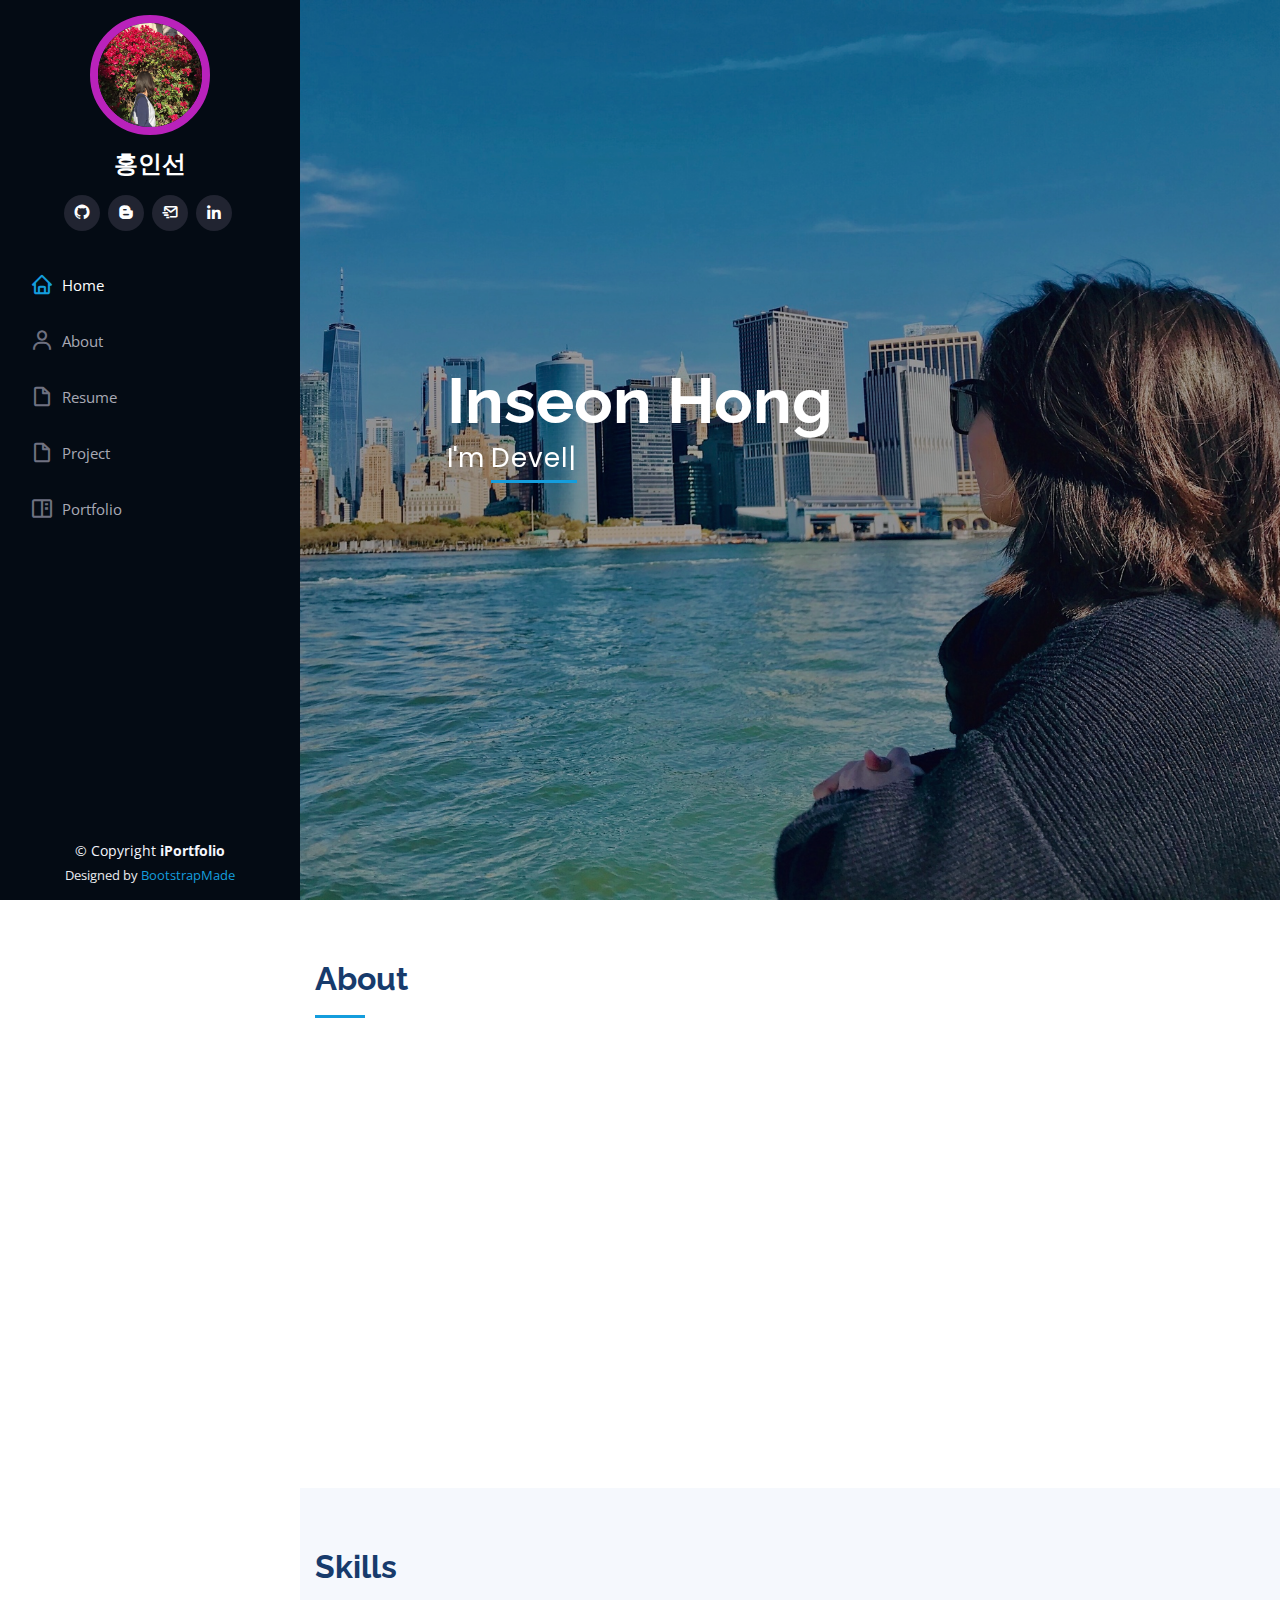
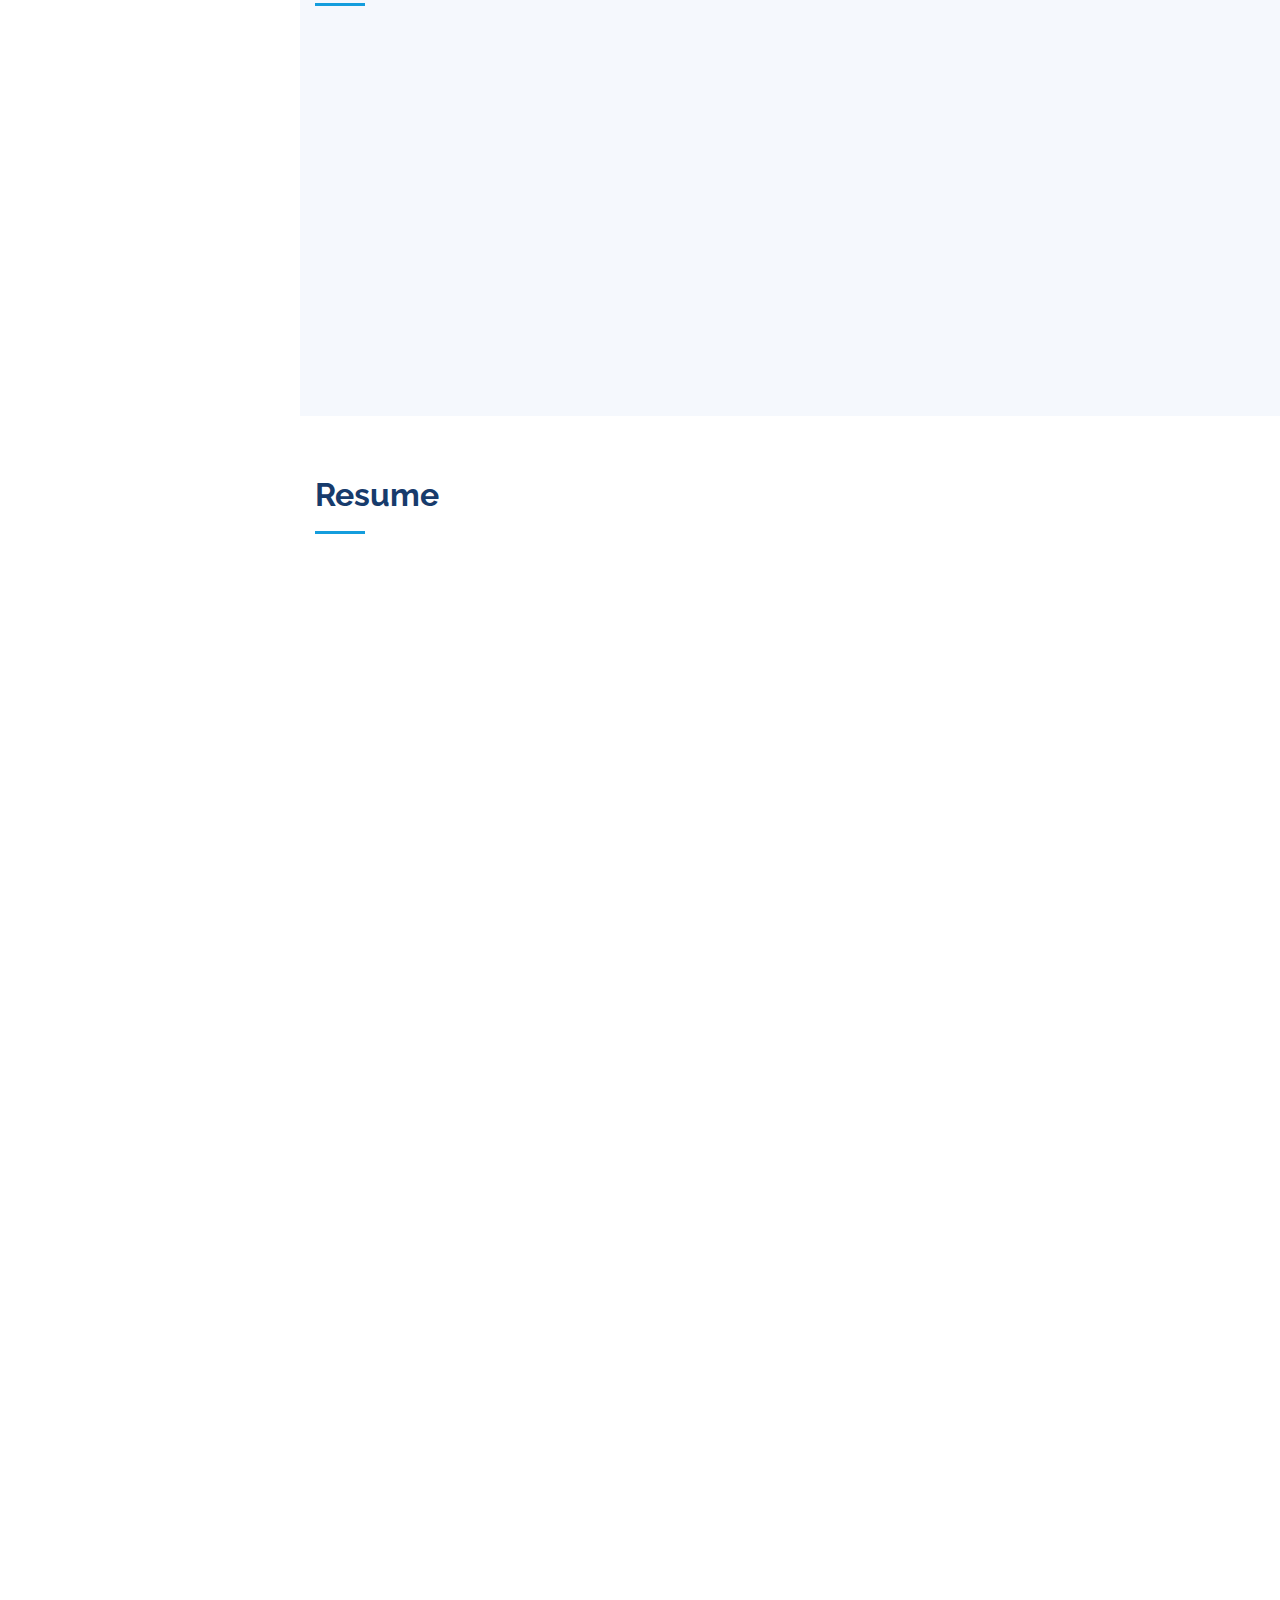
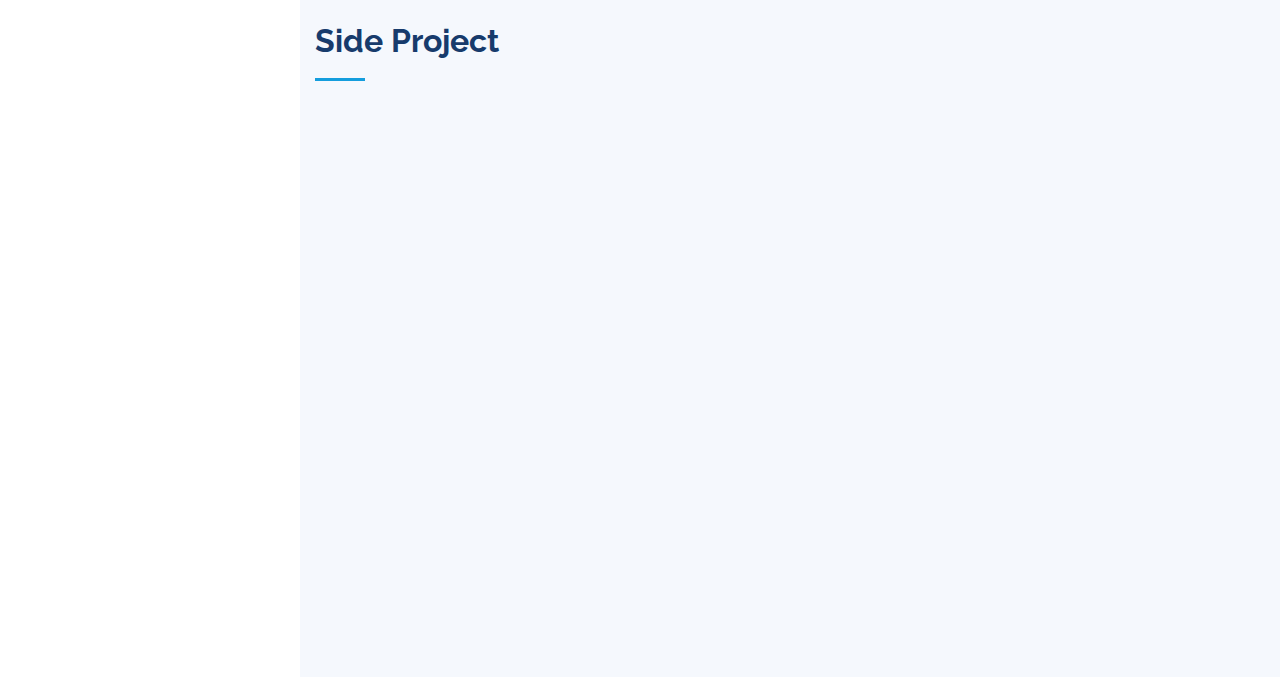
<file: WebContent/index.html>
<!DOCTYPE html>
<html lang="en">

<head>
  <meta charset="utf-8">
  <meta content="width=device-width, initial-scale=1.0" name="viewport">

  <title>홍인선의 포트폴리오</title>
  <meta content="" name="description">
  <meta content="" name="keywords">


  <!-- Favicons -->
  <link href="assets/img/favicon.png" rel="icon">
  <link href="assets/img/apple-touch-icon.png" rel="apple-touch-icon">

  <!-- Google Fonts -->
  <link href="https://fonts.googleapis.com/css?family=Open+Sans:300,300i,400,400i,600,600i,700,700i|Raleway:300,300i,400,400i,500,500i,600,600i,700,700i|Poppins:300,300i,400,400i,500,500i,600,600i,700,700i" rel="stylesheet">

  <!-- Vendor CSS Files -->
  <link href="assets/vendor/bootstrap/css/bootstrap.min.css" rel="stylesheet">
  <link href="assets/vendor/icofont/icofont.min.css" rel="stylesheet">
  <link href="assets/vendor/boxicons/css/boxicons.min.css" rel="stylesheet">
  <link href="assets/vendor/venobox/venobox.css" rel="stylesheet">
  <link href="assets/vendor/owl.carousel/assets/owl.carousel.min.css" rel="stylesheet">
  <link href="assets/vendor/aos/aos.css" rel="stylesheet">

  <!-- Template Main CSS File -->
  <link href="assets/css/style.css" rel="stylesheet">

</head>

<body>

  <!-- ======= Mobile nav toggle button ======= -->
  <button type="button" class="mobile-nav-toggle d-xl-none"><i class="icofont-navigation-menu"></i></button>

  <!-- ======= Header ======= -->
  <header id="header">
    <div class="d-flex flex-column">

      <div class="profile">
        <img src="assets/img/profileimg.jpeg" alt="" class="img-fluid rounded-circle">
        <h1 class="text-light"><a href="index.html">홍인선</a></h1>
        <div class="social-links mt-3 text-center">
          <a href="https://github.com/velSeon" class="github"><i class="bx bxl-github"></i></a>
          <a href="https://2day-is-seonday.tistory.com" class="google-plus"><i class="bx bxl-blogger"></i></a>
          <a href="mailto:seonday28@gmail.com" class="blog"><i class="bx bx-mail-send"></i></a>         
          <a href="#" class="linkedin"><i class="bx bxl-linkedin"></i></a>
        </div>
      </div>

      <nav class="nav-menu">
        <ul>
          <li class="active"><a href="index.html"><i class="bx bx-home"></i> <span>Home</span></a></li>
          <li><a href="#about"><i class="bx bx-user"></i> <span>About</span></a></li>
          <li><a href="#resume"><i class="bx bx-file-blank"></i> <span>Resume</span></a></li>
          <li><a href="#project"><i class="bx bx-file-blank"></i> <span>Project</span></a></li>
          <li><a href="#portfolio"><i class="bx bx-book-content"></i> Portfolio</a></li>
          <!-- <li><a href="#contact"><i class="bx bx-envelope"></i> Contact</a></li> -->

        </ul>
      </nav><!-- .nav-menu -->
      <button type="button" class="mobile-nav-toggle d-xl-none"><i class="icofont-navigation-menu"></i></button>

    </div>
  </header><!-- End Header -->

  <!-- ======= Hero Section ======= -->
  <section id="hero" class="d-flex flex-column justify-content-center align-items-center">
    <div class="hero-container" data-aos="fade-in">
      <h1>Inseon Hong</h1>
      <p>I'm <span class="typed" data-typed-items="Developer, Therapist, Photographer"></span></p>
    </div>
  </section><!-- End Hero -->

  <main id="main">

    <!-- ======= About Section ======= -->
    <section id="about" class="about">
      <div class="container">

        <div class="section-title">
          <h2>About</h2>
          <p></p>
        </div>

        <div class="row">
          <div class="col-lg-4" data-aos="fade-right">
            <img src="assets/img/profileimg.jpeg" class="img-fluid" alt="">
          </div>
          <div class="col-lg-8 pt-4 pt-lg-0 content" data-aos="fade-left">
            <h3>Web Developer.</h3>
            
            <div class="row">
              <div class="col-lg-6">
                <ul>
                  <li><i class="icofont-rounded-right"></i> <strong>Birthday:</strong> 28 January 1995</li>
                  <li><i class="icofont-rounded-right"></i> <strong>Github:</strong> <a href="https://github.com/velSeon">https://github.com/velSeon</a></li>
                  <li><i class="icofont-rounded-right"></i> <strong>Phone:</strong> +82 010 6298 7663</li>
                  <li><i class="icofont-rounded-right"></i> <strong>City:</strong> City : Suwon, Republic of Korea</li>
                </ul>
              </div>
              <div class="col-lg-6">
                <ul>
                  <li><i class="icofont-rounded-right"></i> <strong>Email:</strong> seonday28@gmail.com</li>
                  <li><i class="icofont-rounded-right"></i> <a href="http://docs.google.com/document/d/e/2PACX-1vS9tNZupFq_UYwPenPKYzZReK0k72EJdqn-3P-fCydDc6sAy9Nx8IcIsmpAEsTJYzn8JJt7r12tQ5I5/pub"><strong>경력 기술서 보러가기</strong></a></li>
                  <li><i class="icofont-rounded-right"></i> <strong>Blog:</strong> <a href="https://2day-is-seonday.tistory.com">https://2day-is-seonday.tistory.com</a></li>
                  
                </ul>
              </div>
            </div>
            <p>
              첫 시작은 캐나다 워킹홀리데이 중 일하던 곳의 매니저가 웹사이트 구축하는 과정을 지켜보면서 자연스럽게 개발에 관심이 생기기 시작하였습니다. 그 계기의 시작으로 워킹홀리데이 틈틈이 온라인 강의를 수강하며 기초를 다졌고 한국에서 자바 개발자 양성 과정을 수료하였습니다. 그 후 약 2년 2개월간 풀스택 개발자로 자사 서비스를 개발하며 직접 서비스를 구현하는 재미와 성취감을 느낄 수 있었습니다.
             <br/>
              
            </p>
          </div>
        </div>

      </div>
    </section><!-- End About Section -->


    <!-- ======= Skills Section ======= -->
    <section id="skills" class="skills section-bg">
      <div class="container">

        <div class="section-title">
          <h2>Skills</h2>
          </div>

        <div class="row skills-content">

          <div class="col-lg-6" data-aos="fade-up">

 		<div class="progress">
              <span class="skill">PHP <i class="val">80%</i></span>
              <div class="progress-bar-wrap">
                <div class="progress-bar" role="progressbar" aria-valuenow="80" aria-valuemin="0" aria-valuemax="100"></div>
              </div>
            </div>

            <div class="progress">
              <span class="skill">MySQL <i class="val">70%</i></span>
              <div class="progress-bar-wrap">
                <div class="progress-bar" role="progressbar" aria-valuenow="70" aria-valuemin="0" aria-valuemax="100"></div>
              </div>
            </div>

            <div class="progress">
              <span class="skill">Javascript <i class="val">60%</i></span>
              <div class="progress-bar-wrap">
                <div class="progress-bar" role="progressbar" aria-valuenow="60" aria-valuemin="0" aria-valuemax="100"></div>
              </div>
            </div>
            
            <div class="progress">
              <span class="skill">GIT <i class="val">50%</i></span>
              <div class="progress-bar-wrap">
                <div class="progress-bar" role="progressbar" aria-valuenow="50" aria-valuemin="0" aria-valuemax="100"></div>
              </div>
            </div>
            
            <div class="progress">
              <span class="skill">JAVA <i class="val">40%</i></span>
              <div class="progress-bar-wrap">
                <div class="progress-bar" role="progressbar" aria-valuenow="40" aria-valuemin="0" aria-valuemax="100"></div>
              </div>
            </div>
            
            <div class="progress">
              <span class="skill">Spring Framework <i class="val">40%</i></span>
              <div class="progress-bar-wrap">
                <div class="progress-bar" role="progressbar" aria-valuenow="40" aria-valuemin="0" aria-valuemax="100"></div>
              </div>
            </div>

          </div>

          <!-- <div class="col-lg-6" data-aos="fade-up" data-aos-delay="100">

          </div> -->

        </div>

      </div>
    </section><!-- End Skills Section -->

    

    <!-- ======= Resume Section ======= -->
    <section id="resume" class="resume">
      <div class="container">

        <div class="section-title">
          <h2>Resume</h2>
          <p></p>
        </div>

        <div class="row">
          <div class="col-lg-6" data-aos="fade-up">
            <h3 class="resume-title">Sumary</h3>
            <div class="resume-item pb-0">
              <h4>Inseon Hong</h4>
              <p><em>매일 매일 물과 햇빛을 주며 조금씩 성장하고 있는 새싹 개발자 입니다. 호기심 많은 새싹으로 이것저것 만드는 것에 재미를 느끼며, 뿌리 깊은 개발자가 꿈입니다!</em></p>
              <ul>
                <li>수원시, 경기도, 대한민국</li>
                <li>(010) 6298-7663</li>
                <li>seonday28@gmail.com</li>
              </ul>
            </div>

            <h3 class="resume-title">Education</h3>

            <div class="resume-item">
              <h4>컴퓨터과학과</h4>
              <h5>2021.09 - 2024.02</h5>
              <p><em>한국방송통신대학교</em></p>
              <p>컴퓨터의 이해, 이산수학, 인공지능, 알고리즘, 데이터베이스시스템, 정보통신망 등 컴퓨터과학 기초지식에 대해 습득하였습니다.</p>
            </div>
            <div class="resume-item">
              <h4>React기반의 자바(JAVA)개발자 양성과</h4>
              <h5>2020.7 ~</h5>
              <p><em>에이콘아카데미, 강남, 서울</em></p>
              <p>UI구현, 서버 프로그램 구현, 프로그래밍 언어 활용, SQL활용 등 웹 개발에 대한 전반적 내용을 체계적으로 교육받았습니다.</p>
            </div>
            <div class="resume-item">
              <h4>작업치료학과</h4>
              <h5>2014 - 2017</h5>
              <p><em>동남보건대학교, 수원, 경기도</em></p>
              <p>사람들이 일상의 생활활동에 참가할 수 있도록 사람들에게 작업을 통해 기능장애를 개선하거나, 일상생활과 작업수행기술을 발달, 회복, 유지하는 데 목표를 둔 중재법, 사람들의 활동참여를 극대화 하기 위하여 그 생활활동을 수정하거나, 환경을 변화시켜주는 방법등을 배웠습니다.</p>
            </div>
            
          </div>
          <div class="col-lg-6" data-aos="fade-up" data-aos-delay="100">
            <h3 class="resume-title">Experience</h3>
            <div class="resume-item">
              <h4>셰어하우스 우주</h4>
              <h5>2021.09.06 - 2023.10.31</h5> 
              <p><em>#PHP #CodeIgniter3 #MySQL #JavaScript #JQuery #VS code #MySQL Workbench #AWS #Bitbucket </em></p>             
              <ul>
                <li>내부 어드민 개발 및 자사 웹사이트 개발(https://celib.kr/)</li>
                <li>입주민 관리 프로그램 개발</li>
              </ul>
            </div>
            
          </div>
        </div>
  

      </div>
    </section><!-- End Resume Section -->


    <!-- ======= Project Section ======= -->
    <section id="project" class="resume">
      <div class="container">

        <div class="section-title">
          <h2>Project</h2>
          <p></p>
        </div>

        <div class="row">
          <div class="col-lg-6" data-aos="fade-up">
            <h3 class="resume-title"></h3>

            <div class="resume-item">
              <h4>내부 어드민 개발</h4>
              <h5>2021.09.28 ~ 2023.10.31</h5>
              <p><em><b>개발환경 </b><br/>
                VS code, MySQL Workbench, AWS, Bitbucket<br/>
                <b>개발 언어 / 라이브러리</b><br/>
                PHP, CodeIgniter3, MySQL, <br/>
                JavaScript, JQuery, <br/>
                phpSpreadSheet, Spout, Google Chart<br/>
              </em></p>
              <ul>
                <li>PHP를 이용한 API 개발</li>
                <li>-dashboard, 가동률, 계약리스트, 부가서비스 등록 및 관리, 운영지표 등</li>
                <li>대용량 데이터 엑셀 import/export 기능 개발</li>
                <li>대용량 데이터 조회 쿼리 최적화</li>
              </ul>
            </div>

            <div class="resume-item">
              <h4>상담 예약 페이지 개발</h4>
              <h5>2022.02.07 ~ 2022.02.15</h5>
              <p><em><b>개발환경 </b><br/>
                VS code, MySQL Workbench, AWS, Bitbucket<br/>
                <b>개발 언어 / 라이브러리</b><br/>
                PHP, CodeIgniter3, MySQL, <br/>
                JavaScript, JQuery, <br/>
                SimplyBook, Twilio, 채널톡<br/>
              </em></p>
              <ul>
                <li>외부 API 연동</li>
                <li>-SimplyBook 예약 시스템 API 연동, twilio 문자 전송 API 연동, 채널톡 연동</li>
                <li>API 개발</li>
                <li>-예약페이지, 예약 완료 후 문자메세지 전송, 채널톡 상담, 내부 어드민 연동</li>
              </ul>
            </div>

            <div class="resume-item">
              <h4>전자 계약서 전송 서비스 개발</h4>
              <h5>2022.10.18 ~ 2022.11.04</h5>
              <p><em><b>개발환경 </b><br/>
                VS code, MySQL Workbench, AWS, Bitbucket<br/>
                <b>개발 언어 / 라이브러리</b><br/>
                PHP, CodeIgniter3, MySQL, <br/>
                JavaScript, JQuery, <br/>
                위드싸인<br/>
              </em></p>
              <ul>
                <li>외부 API 연동</li>
                <li>-위드싸인 API & 내부 어드민 연동</li>
                <li>API 개발</li>
                <li>-전자계약서 전송 & 재발송, 암호화된 전자계약서 다운로드, 크론탭 설정</li>
              </ul>
            </div>
            
          </div>
          <div class="col-lg-6" data-aos="fade-up" data-aos-delay="100">
            <h3 class="resume-title"></h3>

            <div class="resume-item">
              <h4>프론트 페이지 리뉴얼</h4>
              <h5>2023.02.06 ~ 2023.02.15</h5>
              <p><em><b>개발환경 </b><br/>
                VS code, MySQL Workbench, AWS, Bitbucket<br/>
                <b>개발 언어 / 라이브러리</b><br/>
                PHP, CodeIgniter3, MySQL, <br/>
                JavaScript, JQuery
              </em></p>
              <ul>
                <li>API 개발</li>
                <li>-입주 상담 신청</li>
                <li>프론트 페이지 기능 개발</li>
                <li>AWS S3, CloudFront 연동으로 이미지 로딩 속도 향상</li>
              </ul>
            </div>
            <div class="resume-item">
              <h4>입주자 관리 프로그램 개발</h4>
              <h5>2023.02.21 ~ 2023.10.31</h5>
              <p><em><b>개발환경 </b><br/>
                VS code, MySQL Workbench, AWS, Bitbucket<br/>
                <b>개발 언어 / 라이브러리</b><br/>
                PHP, CodeIgniter3, MySQL, <br/>
                JavaScript, JQuery, <br/>
                카카오톡, 구글, 네이버, AWS SES, Twilio
              </em></p>
              <ul>
                <li>API 개발</li>
                <li>-로그인 페이지 & 회원가입, SNS 회원가입 연동(카카오톡, 구글, 네이버), 이메일 전송, 휴대폰 인증, 페이지 번역, 마이페이지(입주 신청 내역, 계약내역, 회원정보수정)</li>
                <li>대용량 데이터 엑셀 import/export 기능 개발</li>
                <li>DB 설계 및 최적화</li>
                <li>어드민 개발</li>
              </ul>
            </div>
          </div>
        </div>
      </div>
    </section><!-- End Project Section -->



    <!-- ======= Portfolio Section ======= -->
    <section id="portfolio" class="portfolio section-bg">
      <div class="container">

        <div class="section-title">
          <h2>Side Project</h2>
        </div>

        <div class="row" data-aos="fade-up">
          <div class="col-lg-12 d-flex justify-content-center">
            <ul id="portfolio-flters">
              <li data-filter="*" class="filter-active">All</li>
              <li data-filter=".filter-app">App</li>             
              <li data-filter=".filter-web">Web</li>
            </ul>
          </div>
        </div>

        <div class="row portfolio-container" data-aos="fade-up" data-aos-delay="100">

          <div class="col-lg-4 col-md-6 portfolio-item filter-web">
            <div class="portfolio-wrap">
              <img src="assets/img/portfolio/Board_project.png" class="img-fluid" alt="">
              <div class="portfolio-links">
                <a href="assets/img/portfolio/index.png" data-gall="portfolioGallery" class="venobox" title="App 1"><i class="bx bx-plus"></i></a>
                <a href="portfolio-details4.html" title="More Details"><i class="bx bx-link"></i></a>
              </div>
            </div>
          </div>

          <div class="col-lg-4 col-md-6 portfolio-item filter-web">
            <div class="portfolio-wrap">
              <img src="assets/img/portfolio/index.png" class="img-fluid" alt="">
              <div class="portfolio-links">
                <a href="assets/img/portfolio/Board_project.png" data-gall="portfolioGallery" class="venobox" title="App 1"><i class="bx bx-plus"></i></a>
                <a href="portfolio-details.html" title="More Details"><i class="bx bx-link"></i></a>
              </div>
            </div>
          </div>

          <div class="col-lg-4 col-md-6 portfolio-item filter-web">
            <div class="portfolio-wrap">
              <img src="assets/img/portfolio/Pindex.png" class="img-fluid" alt="">
              <div class="portfolio-links">
                <a href="assets/img/portfolio/Pindex.png" data-gall="portfolioGallery" class="venobox" title="Web 3"><i class="bx bx-plus"></i></a>
                <a href="portfolio-details2.html" title="More Details"><i class="bx bx-link"></i></a>
              </div>
            </div>
          </div>

           <!-- <div class="col-lg-4 col-md-6 portfolio-item filter-web">
            <div class="portfolio-wrap">
              <img src="assets/img/portfolio/main.png" class="img-fluid" alt="">
              <div class="portfolio-links">
                <a href="assets/img/portfolio/main.png" data-gall="portfolioGallery" class="venobox" title="App 2"><i class="bx bx-plus"></i></a>
                <a href="portfolio-details3.html" title="More Details"><i class="bx bx-link"></i></a>
              </div>
            </div>
          </div>  -->

          

        </div>

      </div>
    </section><!-- End Portfolio Section -->
  </main><!-- End #main -->

  <!-- ======= Footer ======= -->
  <footer id="footer">
    <div class="container">
      <div class="copyright">
        &copy; Copyright <strong><span>iPortfolio</span></strong>
      </div>
      <div class="credits">
        <!-- All the links in the footer should remain intact. -->
        <!-- You can delete the links only if you purchased the pro version. -->
        <!-- Licensing information: https://bootstrapmade.com/license/ -->
        <!-- Purchase the pro version with working PHP/AJAX contact form: https://bootstrapmade.com/iportfolio-bootstrap-portfolio-websites-template/ -->
        Designed by <a href="https://bootstrapmade.com/">BootstrapMade</a>
      </div>
    </div>
  </footer><!-- End  Footer -->

  <a href="#" class="back-to-top"><i class="icofont-simple-up"></i></a>

  <!-- Vendor JS Files -->
  <script src="assets/vendor/jquery/jquery.min.js"></script>
  <script src="assets/vendor/bootstrap/js/bootstrap.bundle.min.js"></script>
  <script src="assets/vendor/jquery.easing/jquery.easing.min.js"></script>
  <script src="assets/vendor/php-email-form/validate.js"></script>
  <script src="assets/vendor/waypoints/jquery.waypoints.min.js"></script>
  <script src="assets/vendor/counterup/counterup.min.js"></script>
  <script src="assets/vendor/isotope-layout/isotope.pkgd.min.js"></script>
  <script src="assets/vendor/venobox/venobox.min.js"></script>
  <script src="assets/vendor/owl.carousel/owl.carousel.min.js"></script>
  <script src="assets/vendor/typed.js/typed.min.js"></script>
  <script src="assets/vendor/aos/aos.js"></script>

  <!-- Template Main JS File -->
  <script src="assets/js/main.js"></script>

</body>

</html>
</file>
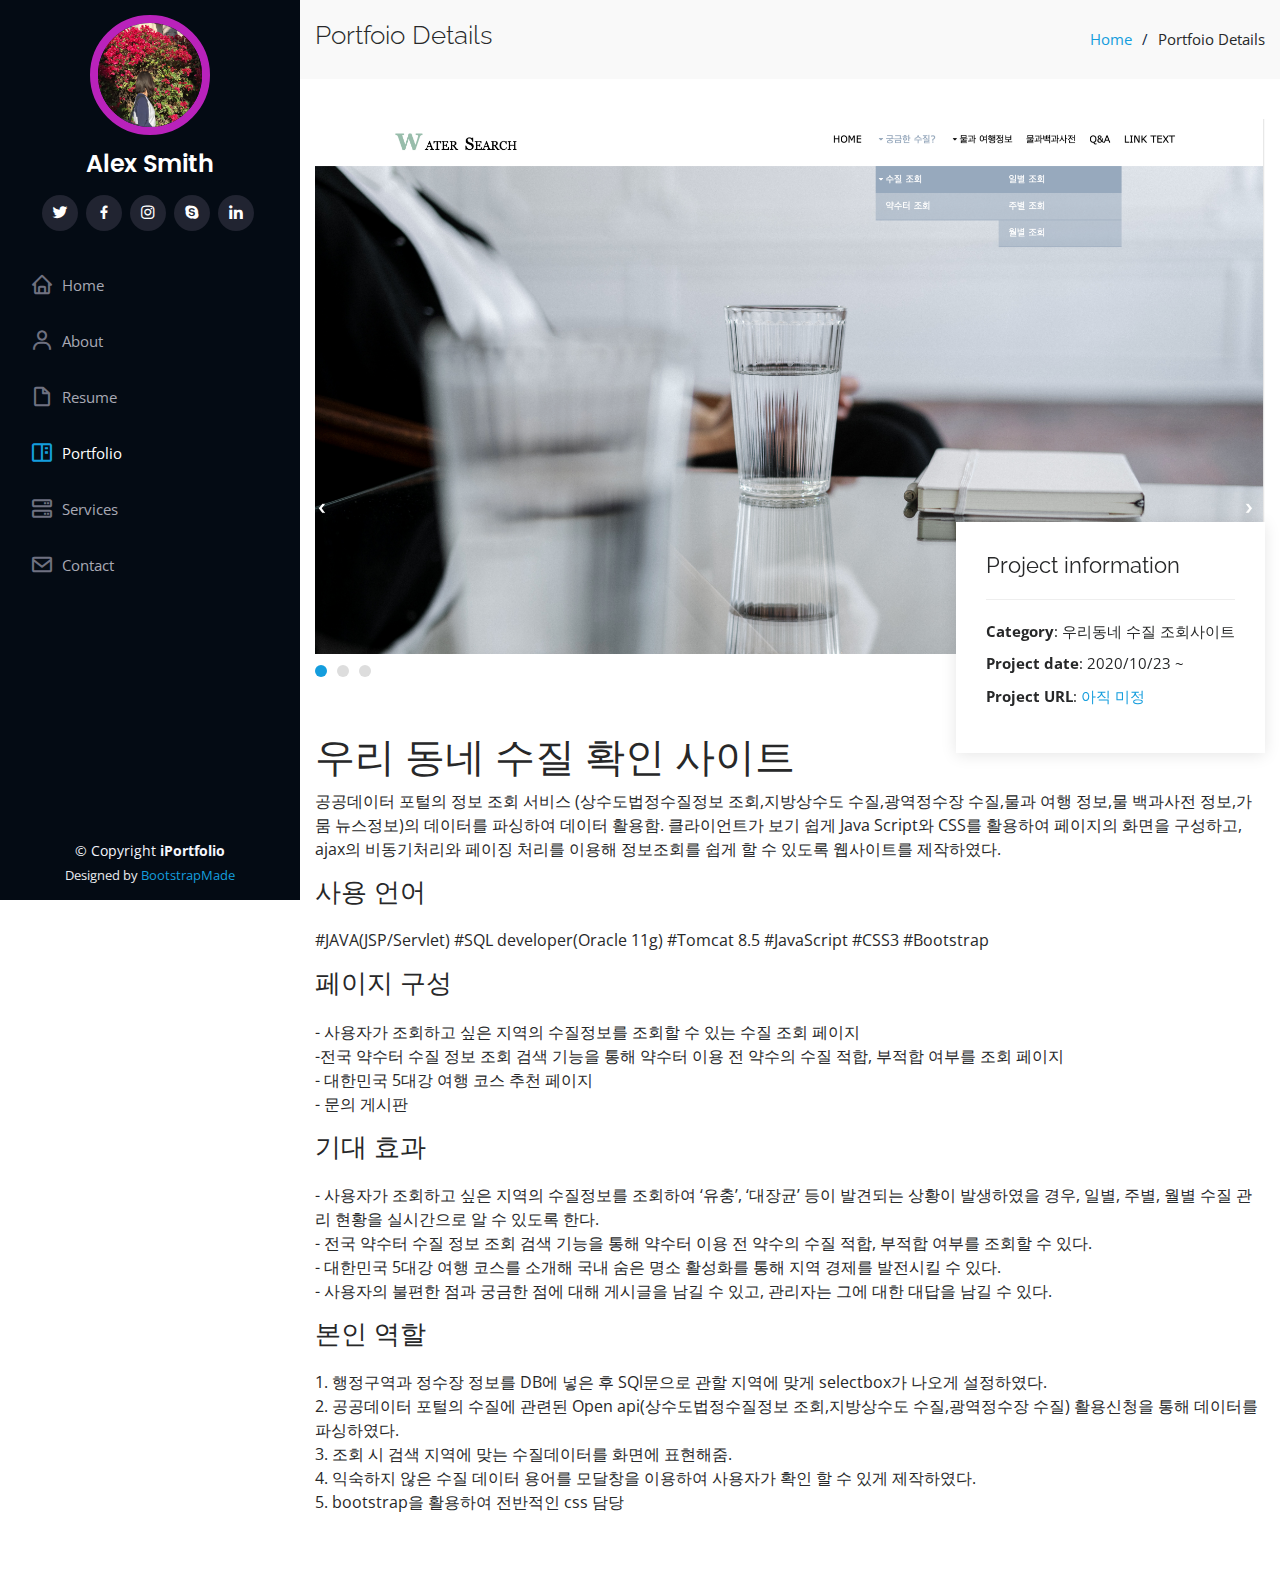
<file: WebContent/portfolio-details.html>
<!DOCTYPE html>
<html lang="en">

<head>
  <meta charset="utf-8">
  <meta content="width=device-width, initial-scale=1.0" name="viewport">

  <title>Portfolio Details</title>
  <meta content="" name="description">
  <meta content="" name="keywords">

  <!-- Favicons -->
  <link href="assets/img/favicon.png" rel="icon">
  <link href="assets/img/apple-touch-icon.png" rel="apple-touch-icon">

  <!-- Google Fonts -->
  <link href="https://fonts.googleapis.com/css?family=Open+Sans:300,300i,400,400i,600,600i,700,700i|Raleway:300,300i,400,400i,500,500i,600,600i,700,700i|Poppins:300,300i,400,400i,500,500i,600,600i,700,700i" rel="stylesheet">

  <!-- Vendor CSS Files -->
  <link href="assets/vendor/bootstrap/css/bootstrap.min.css" rel="stylesheet">
  <link href="assets/vendor/icofont/icofont.min.css" rel="stylesheet">
  <link href="assets/vendor/boxicons/css/boxicons.min.css" rel="stylesheet">
  <link href="assets/vendor/venobox/venobox.css" rel="stylesheet">
  <link href="assets/vendor/owl.carousel/assets/owl.carousel.min.css" rel="stylesheet">
  <link href="assets/vendor/aos/aos.css" rel="stylesheet">

  <!-- Template Main CSS File -->
  <link href="assets/css/style.css" rel="stylesheet">


</head>

<body>

  <!-- ======= Mobile nav toggle button ======= -->
  <button type="button" class="mobile-nav-toggle d-xl-none"><i class="icofont-navigation-menu"></i></button>

  <!-- ======= Header ======= -->
  <header id="header">
    <div class="d-flex flex-column">

      <div class="profile">
        <img src="assets/img/profileimg.jpeg" alt="" class="img-fluid rounded-circle">
        <h1 class="text-light"><a href="index.html">Alex Smith</a></h1>
        <div class="social-links mt-3 text-center">
          <a href="#" class="twitter"><i class="bx bxl-twitter"></i></a>
          <a href="#" class="facebook"><i class="bx bxl-facebook"></i></a>
          <a href="#" class="instagram"><i class="bx bxl-instagram"></i></a>
          <a href="#" class="google-plus"><i class="bx bxl-skype"></i></a>
          <a href="#" class="linkedin"><i class="bx bxl-linkedin"></i></a>
        </div>
      </div>

      <nav class="nav-menu">
        <ul>
          <li><a href="index.html"><i class="bx bx-home"></i> <span>Home</span></a></li>
          <li><a href="#about"><i class="bx bx-user"></i> <span>About</span></a></li>
          <li><a href="#resume"><i class="bx bx-file-blank"></i> <span>Resume</span></a></li>
          <li class="active"><a href="#portfolio"><i class="bx bx-book-content"></i> Portfolio</a></li>
          <li><a href="#services"><i class="bx bx-server"></i> Services</a></li>
          <li><a href="#contact"><i class="bx bx-envelope"></i> Contact</a></li>

        </ul>
      </nav><!-- .nav-menu -->
      <button type="button" class="mobile-nav-toggle d-xl-none"><i class="icofont-navigation-menu"></i></button>

    </div>
  </header><!-- End Header -->

  <main id="main">

    <!-- ======= Breadcrumbs ======= -->
    <section id="breadcrumbs" class="breadcrumbs">
      <div class="container">

        <div class="d-flex justify-content-between align-items-center">
          <h2>Portfoio Details</h2>
          <ol>
            <li><a href="index.html">Home</a></li>
            <li>Portfoio Details</li>
          </ol>
        </div>

      </div>
    </section><!-- End Breadcrumbs -->

    <!-- ======= Portfolio Details Section ======= -->
    <section id="portfolio-details" class="portfolio-details">
      <div class="container">

        <div class="portfolio-details-container">

          <div class="owl-carousel portfolio-details-carousel">
            <img src="assets/img/portfolio/index.png" class="img-fluid" alt="">
            <img src="assets/img/portfolio/search.png" class="img-fluid" alt="">
            <img src="assets/img/portfolio/searchdata.png" class="img-fluid" alt="">            
          </div>

          <div class="portfolio-info">
            <h3>Project information</h3>
            <ul>
              <li><strong>Category</strong>: 우리동네 수질 조회사이트</li>              
              <li><strong>Project date</strong>: 2020/10/23 ~ </li>
              <li><strong>Project URL</strong>: <a href="#">아직 미정</a></li>
            </ul>
          </div>

        </div>

        <div class="portfolio-description">
          <h1>우리 동네 수질 확인 사이트</h1>
          <p>
            공공데이터 포털의 정보 조회 서비스 (상수도법정수질정보 조회,지방상수도 수질,광역정수장 수질,물과 여행 정보,물 백과사전 정보,가뭄 뉴스정보)의 데이터를 파싱하여 데이터 활용함. 클라이언트가 보기 쉽게 Java Script와 CSS를 활용하여 페이지의 화면을 구성하고, ajax의 비동기처리와 페이징 처리를 이용해 정보조회를 쉽게 할 수 있도록 웹사이트를 제작하였다.            
          </p>
          
          <h2>사용 언어</h2>
          <p>#JAVA(JSP/Servlet) #SQL developer(Oracle 11g) #Tomcat 8.5 #JavaScript #CSS3 #Bootstrap</p>
                 
          <h2>페이지 구성</h2>
          <p>
          - 사용자가 조회하고 싶은 지역의 수질정보를 조회할 수 있는 수질 조회 페이지 <br>
		  -전국 약수터 수질 정보 조회 검색 기능을 통해 약수터 이용 전 약수의 수질 적합, 부적합 여부를 조회 페이지 <br>
		  - 대한민국 5대강 여행 코스 추천 페이지 <br>
		  - 문의 게시판 </p>
		  
		  <h2>기대 효과</h2>
          <p>
          - 사용자가 조회하고 싶은 지역의 수질정보를 조회하여 ‘유충’, ‘대장균’ 등이 발견되는 상황이 발생하였을 경우,  일별, 주별, 월별 수질 관리 현황을 실시간으로 알 수 있도록 한다. <br>
		  - 전국 약수터 수질 정보 조회 검색 기능을 통해 약수터 이용 전 약수의 수질 적합, 부적합 여부를 조회할 수 있다.  <br>
		  - 대한민국 5대강 여행 코스를 소개해 국내 숨은 명소 활성화를 통해 지역 경제를 발전시킬 수 있다. <br>
		  - 사용자의 불편한 점과 궁금한 점에 대해 게시글을 남길 수 있고, 관리자는 그에 대한 대답을 남길 수 있다. </p>
		  
		  <h2>본인 역할</h2>
          <p>
          
          1. 행정구역과 정수장 정보를 DB에 넣은 후 SQl문으로 관할 지역에 맞게 selectbox가 나오게 설정하였다. <br> 
		  2. 공공데이터 포털의 수질에 관련된 Open api(상수도법정수질정보 조회,지방상수도 수질,광역정수장 수질) 활용신청을 통해 데이터를 파싱하였다. <br>
		  3. 조회 시 검색 지역에 맞는 수질데이터를 화면에 표현해줌. <br>
		  4. 익숙하지 않은 수질 데이터 용어를 모달창을 이용하여 사용자가 확인 할 수 있게 제작하였다.<br>
		  5. bootstrap을 활용하여 전반적인 css 담당 </p>
          
        </div>

      </div>
    </section><!-- End Portfolio Details Section -->

  </main><!-- End #main -->

  <!-- ======= Footer ======= -->
  <footer id="footer">
    <div class="container">
      <div class="copyright">
        &copy; Copyright <strong><span>iPortfolio</span></strong>
      </div>
      <div class="credits">
      
        Designed by <a href="https://bootstrapmade.com/">BootstrapMade</a>
      </div>
    </div>
  </footer><!-- End  Footer -->

  <a href="#" class="back-to-top"><i class="icofont-simple-up"></i></a>

  <!-- Vendor JS Files -->
  <script src="assets/vendor/jquery/jquery.min.js"></script>
  <script src="assets/vendor/bootstrap/js/bootstrap.bundle.min.js"></script>
  <script src="assets/vendor/jquery.easing/jquery.easing.min.js"></script>
  <script src="assets/vendor/php-email-form/validate.js"></script>
  <script src="assets/vendor/waypoints/jquery.waypoints.min.js"></script>
  <script src="assets/vendor/counterup/counterup.min.js"></script>
  <script src="assets/vendor/isotope-layout/isotope.pkgd.min.js"></script>
  <script src="assets/vendor/venobox/venobox.min.js"></script>
  <script src="assets/vendor/owl.carousel/owl.carousel.min.js"></script>
  <script src="assets/vendor/typed.js/typed.min.js"></script>
  <script src="assets/vendor/aos/aos.js"></script>

  <!-- Template Main JS File -->
  <script src="assets/js/main.js"></script>

</body>

</html>
</file>
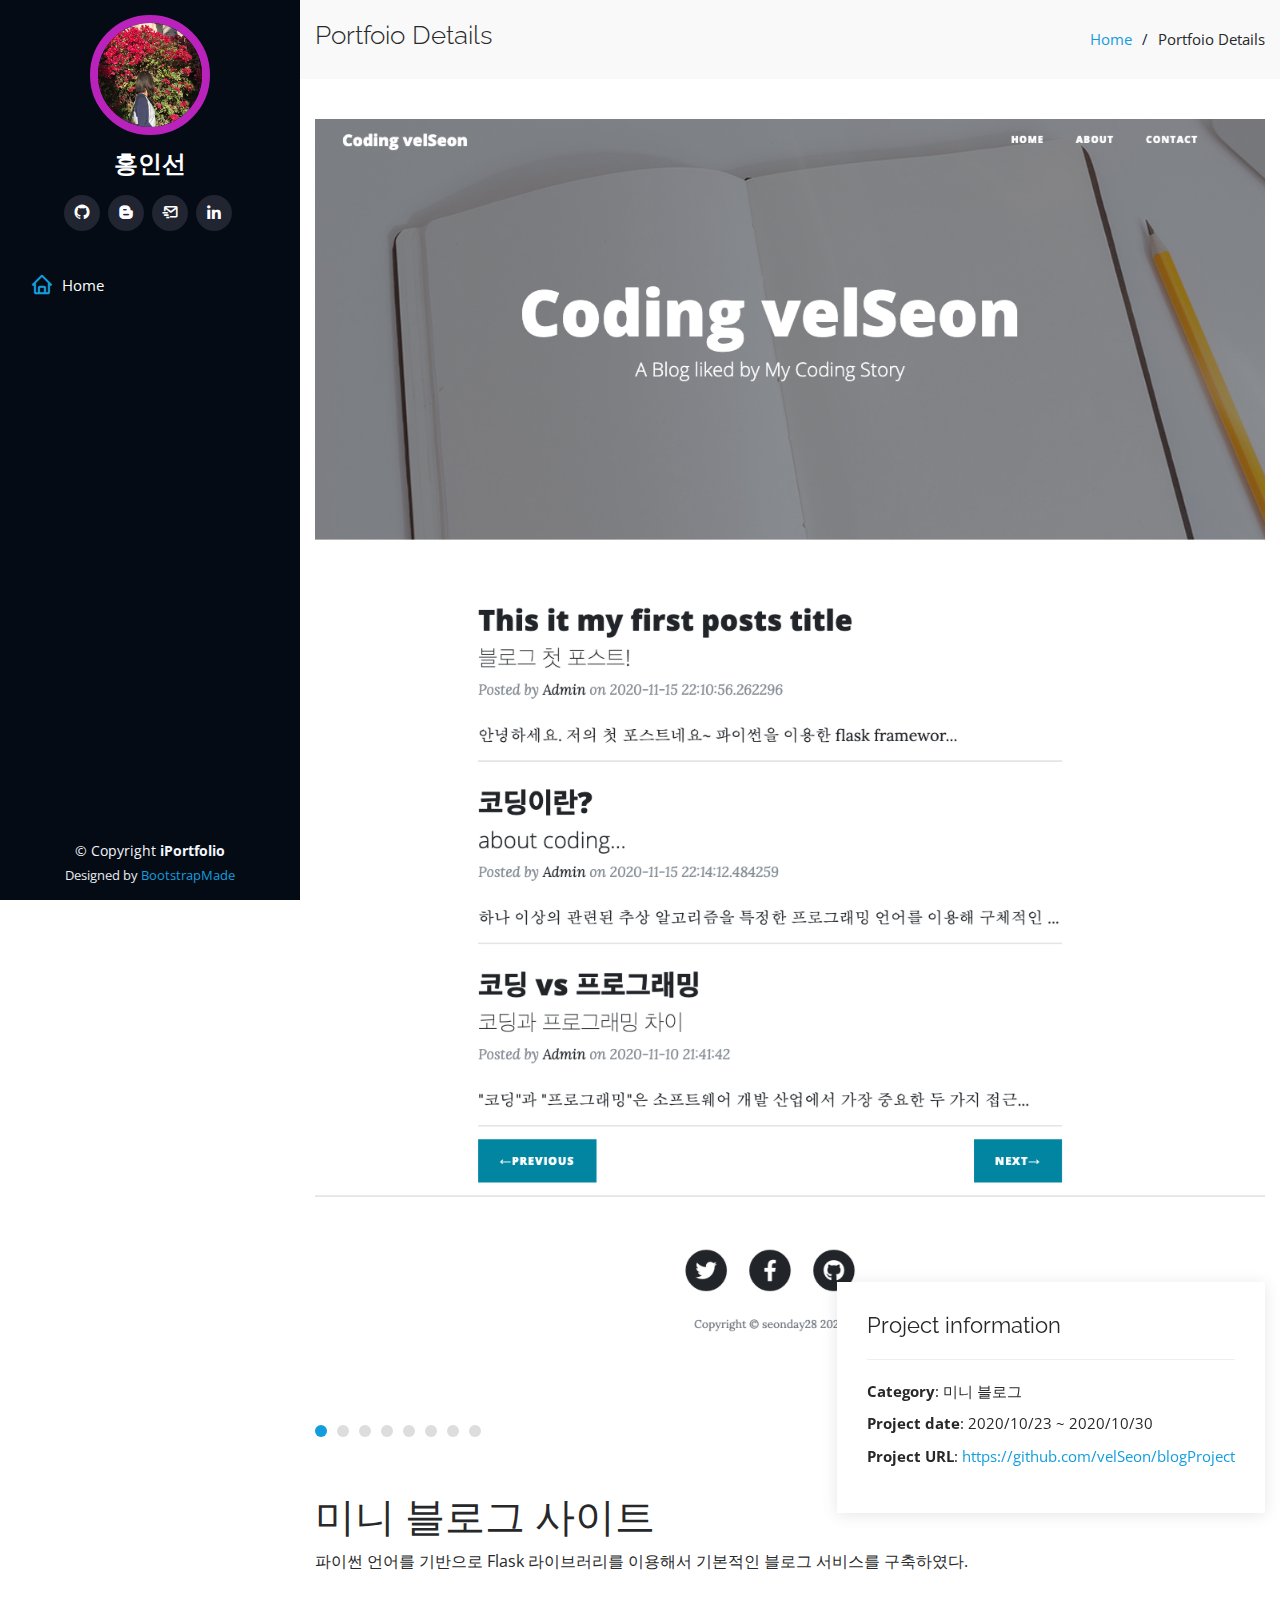
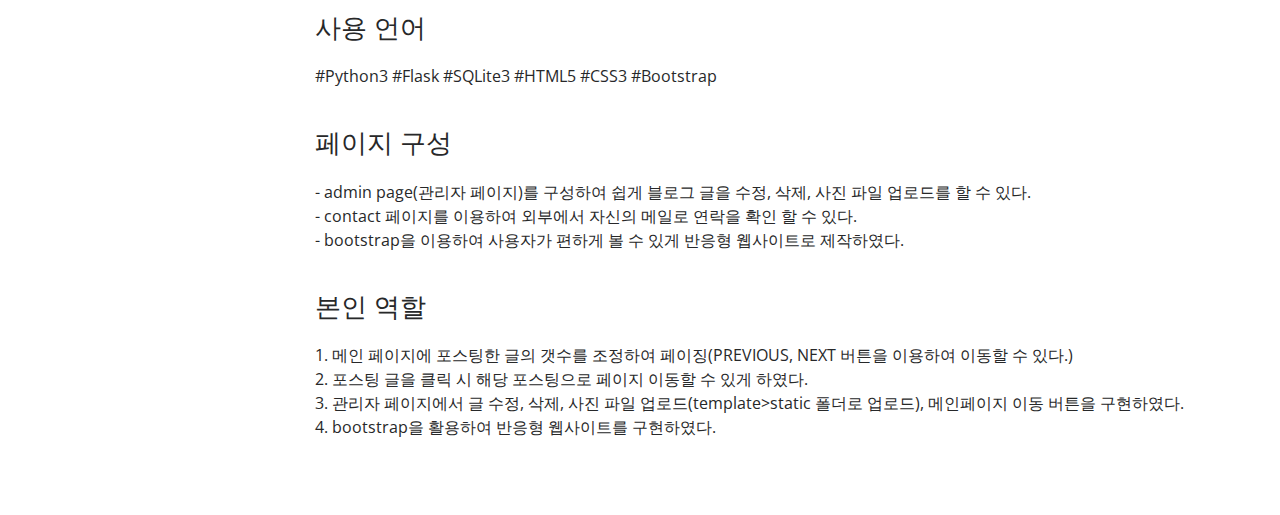
<file: WebContent/portfolio-details2.html>
<!DOCTYPE html>
<html lang="en">

<head>
  <meta charset="utf-8">
  <meta content="width=device-width, initial-scale=1.0" name="viewport">

  <title>홍인선의 포트폴리오</title>
  <meta content="" name="description">
  <meta content="" name="keywords">

  <!-- Favicons -->
  <link href="assets/img/favicon.png" rel="icon">
  <link href="assets/img/apple-touch-icon.png" rel="apple-touch-icon">

  <!-- Google Fonts -->
  <link href="https://fonts.googleapis.com/css?family=Open+Sans:300,300i,400,400i,600,600i,700,700i|Raleway:300,300i,400,400i,500,500i,600,600i,700,700i|Poppins:300,300i,400,400i,500,500i,600,600i,700,700i" rel="stylesheet">

  <!-- Vendor CSS Files -->
  <link href="assets/vendor/bootstrap/css/bootstrap.min.css" rel="stylesheet">
  <link href="assets/vendor/icofont/icofont.min.css" rel="stylesheet">
  <link href="assets/vendor/boxicons/css/boxicons.min.css" rel="stylesheet">
  <link href="assets/vendor/venobox/venobox.css" rel="stylesheet">
  <link href="assets/vendor/owl.carousel/assets/owl.carousel.min.css" rel="stylesheet">
  <link href="assets/vendor/aos/aos.css" rel="stylesheet">

  <!-- Template Main CSS File -->
  <link href="assets/css/style.css" rel="stylesheet">

 
</head>

<body>

  <!-- ======= Mobile nav toggle button ======= -->
  <button type="button" class="mobile-nav-toggle d-xl-none"><i class="icofont-navigation-menu"></i></button>

 <!-- ======= Header ======= -->
 <header id="header">
  <div class="d-flex flex-column">

    <div class="profile">
      <img src="assets/img/profileimg.jpeg" alt="" class="img-fluid rounded-circle">
      <h1 class="text-light"><a href="index.html">홍인선</a></h1>
      <div class="social-links mt-3 text-center">
        <a href="https://github.com/velSeon" class="github"><i class="bx bxl-github"></i></a>
        <a href="https://2day-is-seonday.tistory.com" class="google-plus"><i class="bx bxl-blogger"></i></a>
        <a href="mailto:seonday28@gmail.com" class="blog"><i class="bx bx-mail-send"></i></a>         
        <a href="#" class="linkedin"><i class="bx bxl-linkedin"></i></a>
      </div>
    </div>

    <nav class="nav-menu">
      <ul>
        <li class="active"><a href="index.html"><i class="bx bx-home"></i> <span>Home</span></a></li>
        <!-- <li><a href="#about"><i class="bx bx-user"></i> <span>About</span></a></li>
        <li><a href="#resume"><i class="bx bx-file-blank"></i> <span>Resume</span></a></li>
        <li><a href="#project"><i class="bx bx-file-blank"></i> <span>Project</span></a></li>
        <li><a href="#portfolio"><i class="bx bx-book-content"></i> Portfolio</a></li> -->
        <!-- <li><a href="#contact"><i class="bx bx-envelope"></i> Contact</a></li> -->
      </ul>
    </nav><!-- .nav-menu -->
    <button type="button" class="mobile-nav-toggle d-xl-none"><i class="icofont-navigation-menu"></i></button>

  </div>
</header><!-- End Header -->

  <main id="main">

    <!-- ======= Breadcrumbs ======= -->
    <section id="breadcrumbs" class="breadcrumbs">
      <div class="container">

        <div class="d-flex justify-content-between align-items-center">
          <h2>Portfoio Details</h2>
          <ol>
            <li><a href="index.html">Home</a></li>
            <li>Portfoio Details</li>
          </ol>
        </div>

      </div>
    </section><!-- End Breadcrumbs -->

    <!-- ======= Portfolio Details Section ======= -->
    <section id="portfolio-details" class="portfolio-details">
      <div class="container">

        <div class="portfolio-details-container">

          <div class="owl-carousel portfolio-details-carousel">
            <img src="assets/img/portfolio/Pindex.png" class="img-fluid" alt="">
            <img src="assets/img/portfolio/Pindex2.png" class="img-fluid" alt="">
            <img src="assets/img/portfolio/Pindex3.png" class="img-fluid" alt="">
            <img src="assets/img/portfolio/admin.png" class="img-fluid" alt="">
            <img src="assets/img/portfolio/adminlogin.png" class="img-fluid" alt="">
            <img src="assets/img/portfolio/Contact.png" class="img-fluid" alt="">
            <img src="assets/img/portfolio/mesg.png" class="img-fluid" alt="">            
            <img src="assets/img/portfolio/post.png" class="img-fluid" alt="">            
          </div>

          <div class="portfolio-info">
            <h3>Project information</h3>
            <ul>
              <li><strong>Category</strong>: 미니 블로그</li>              
              <li><strong>Project date</strong>: 2020/10/23 ~ 2020/10/30</li>
              <li><strong>Project URL</strong>: <a href="https://github.com/velSeon/blogProject">https://github.com/velSeon/blogProject</a></li>
            </ul>
          </div>

        </div>

        <div class="portfolio-description">
          <h1>미니 블로그 사이트</h1>
          <p>
            파이썬 언어를 기반으로 Flask 라이브러리를 이용해서 기본적인 블로그 서비스를 구축하였다.<br>            
          </p>
          <br>
          <h2>사용 언어</h2>
          <p>#Python3 #Flask #SQLite3 #HTML5 #CSS3 #Bootstrap</p>
          <br>
          <h2>페이지 구성</h2>
          <p>
          - admin page(관리자 페이지)를 구성하여 쉽게 블로그 글을 수정, 삭제, 사진 파일 업로드를 할 수 있다. <br>
		  - contact 페이지를 이용하여 외부에서 자신의 메일로 연락을 확인 할 수 있다. <br>
		  - bootstrap을 이용하여 사용자가 편하게 볼 수 있게 반응형 웹사이트로 제작하였다. <br> </p>
		  <br>
		  <h2>본인 역할</h2>
          <p>
         
          1. 메인 페이지에 포스팅한 글의 갯수를 조정하여 페이징(PREVIOUS, NEXT 버튼을 이용하여 이동할 수 있다.) <br> 
		  2. 포스팅 글을 클릭 시 해당 포스팅으로 페이지 이동할 수 있게 하였다. <br>
		  3. 관리자 페이지에서 글 수정, 삭제, 사진 파일 업로드(template>static 폴더로 업로드), 메인페이지 이동 버튼을 구현하였다.<br>
		  4. bootstrap을 활용하여 반응형 웹사이트를 구현하였다. </p>
          
        </div>

      </div>
    </section><!-- End Portfolio Details Section -->

  </main><!-- End #main -->

  <!-- ======= Footer ======= -->
  <footer id="footer">
    <div class="container">
      <div class="copyright">
        &copy; Copyright <strong><span>iPortfolio</span></strong>
      </div>
      <div class="credits">
        <!-- All the links in the footer should remain intact. -->
        <!-- You can delete the links only if you purchased the pro version. -->
        <!-- Licensing information: https://bootstrapmade.com/license/ -->
        <!-- Purchase the pro version with working PHP/AJAX contact form: https://bootstrapmade.com/iportfolio-bootstrap-portfolio-websites-template/ -->
        Designed by <a href="https://bootstrapmade.com/">BootstrapMade</a>
      </div>
    </div>
  </footer><!-- End  Footer -->

  <a href="#" class="back-to-top"><i class="icofont-simple-up"></i></a>

  <!-- Vendor JS Files -->
  <script src="assets/vendor/jquery/jquery.min.js"></script>
  <script src="assets/vendor/bootstrap/js/bootstrap.bundle.min.js"></script>
  <script src="assets/vendor/jquery.easing/jquery.easing.min.js"></script>
  <script src="assets/vendor/php-email-form/validate.js"></script>
  <script src="assets/vendor/waypoints/jquery.waypoints.min.js"></script>
  <script src="assets/vendor/counterup/counterup.min.js"></script>
  <script src="assets/vendor/isotope-layout/isotope.pkgd.min.js"></script>
  <script src="assets/vendor/venobox/venobox.min.js"></script>
  <script src="assets/vendor/owl.carousel/owl.carousel.min.js"></script>
  <script src="assets/vendor/typed.js/typed.min.js"></script>
  <script src="assets/vendor/aos/aos.js"></script>

  <!-- Template Main JS File -->
  <script src="assets/js/main.js"></script>

</body>

</html>
</file>
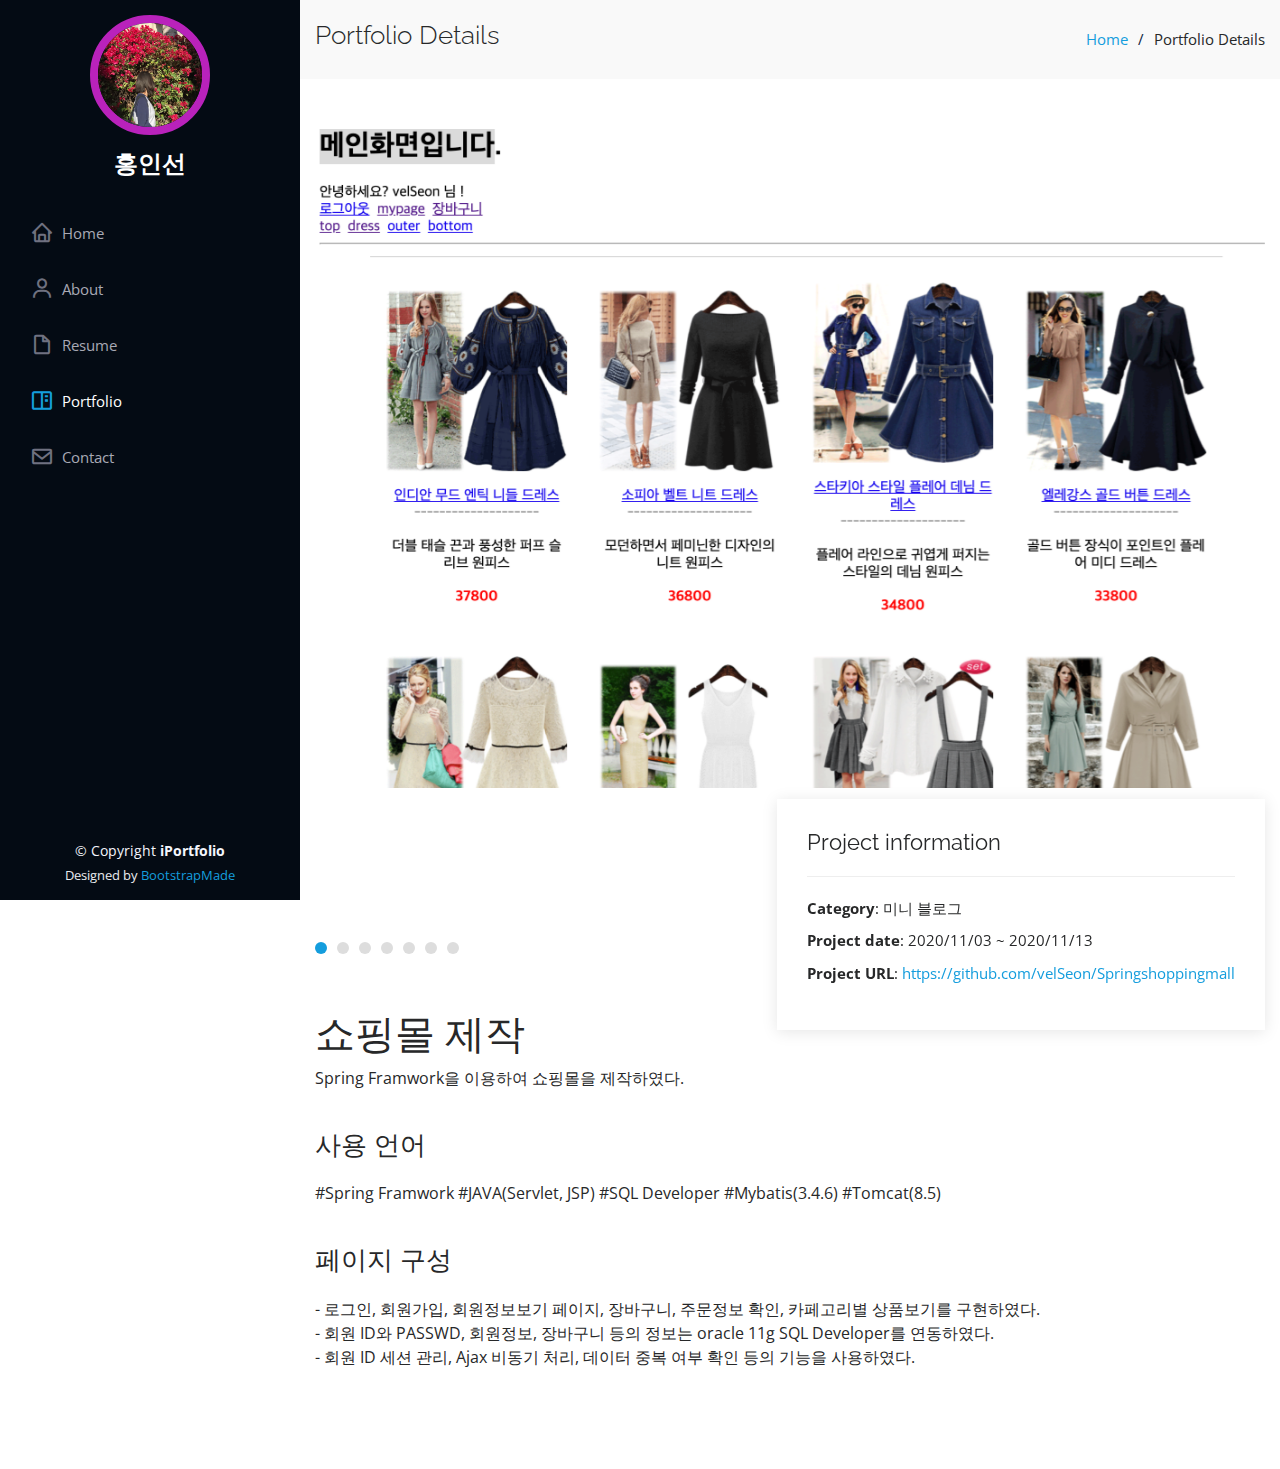
<file: WebContent/portfolio-details3.html>
<!DOCTYPE html>
<html lang="en">

<head>
  <meta charset="utf-8">
  <meta content="width=device-width, initial-scale=1.0" name="viewport">

  <title>Portfolio Details</title>
  <meta content="" name="description">
  <meta content="" name="keywords">

  <!-- Favicons -->
  <link href="assets/img/favicon.png" rel="icon">
  <link href="assets/img/apple-touch-icon.png" rel="apple-touch-icon">

  <!-- Google Fonts -->
  <link href="https://fonts.googleapis.com/css?family=Open+Sans:300,300i,400,400i,600,600i,700,700i|Raleway:300,300i,400,400i,500,500i,600,600i,700,700i|Poppins:300,300i,400,400i,500,500i,600,600i,700,700i" rel="stylesheet">

  <!-- Vendor CSS Files -->
  <link href="assets/vendor/bootstrap/css/bootstrap.min.css" rel="stylesheet">
  <link href="assets/vendor/icofont/icofont.min.css" rel="stylesheet">
  <link href="assets/vendor/boxicons/css/boxicons.min.css" rel="stylesheet">
  <link href="assets/vendor/venobox/venobox.css" rel="stylesheet">
  <link href="assets/vendor/owl.carousel/assets/owl.carousel.min.css" rel="stylesheet">
  <link href="assets/vendor/aos/aos.css" rel="stylesheet">

  <!-- Template Main CSS File -->
  <link href="assets/css/style.css" rel="stylesheet">

</head>

<body>

  <!-- ======= Mobile nav toggle button ======= -->
  <button type="button" class="mobile-nav-toggle d-xl-none"><i class="icofont-navigation-menu"></i></button>

  <!-- ======= Header ======= -->
  <header id="header">
    <div class="d-flex flex-column">

      <div class="profile">
        <img src="assets/img/profileimg.jpeg" alt="" class="img-fluid rounded-circle">
        <h1 class="text-light"><a href="index.html">홍인선</a></h1>
        
      </div>

      <nav class="nav-menu">
        <ul>
          <li><a href="index.html"><i class="bx bx-home"></i> <span>Home</span></a></li>
          <li><a href="#about"><i class="bx bx-user"></i> <span>About</span></a></li>
          <li><a href="#resume"><i class="bx bx-file-blank"></i> <span>Resume</span></a></li>
          <li class="active"><a href="#portfolio"><i class="bx bx-book-content"></i> Portfolio</a></li>          
          <li><a href="#contact"><i class="bx bx-envelope"></i> Contact</a></li>

        </ul>
      </nav><!-- .nav-menu -->
      <button type="button" class="mobile-nav-toggle d-xl-none"><i class="icofont-navigation-menu"></i></button>

    </div>
  </header><!-- End Header -->

  <main id="main">

    <!-- ======= Breadcrumbs ======= -->
    <section id="breadcrumbs" class="breadcrumbs">
      <div class="container">

        <div class="d-flex justify-content-between align-items-center">
          <h2>Portfolio Details</h2>
          <ol>
            <li><a href="index.html">Home</a></li>
            <li>Portfolio Details</li>
          </ol>
        </div>

      </div>
    </section><!-- End Breadcrumbs -->

    <!-- ======= Portfolio Details Section ======= -->
    <section id="portfolio-details" class="portfolio-details">
      <div class="container">

        <div class="portfolio-details-container">

          <div class="owl-carousel portfolio-details-carousel">
            <img src="assets/img/portfolio/main.png" class="img-fluid" alt="">
            <img src="assets/img/portfolio/login.png" class="img-fluid" alt="">
            <img src="assets/img/portfolio/member.png" class="img-fluid" alt="">
            <img src="assets/img/portfolio/order.png" class="img-fluid" alt="">
            <img src="assets/img/portfolio/mypage.png" class="img-fluid" alt="">
            <img src="assets/img/portfolio/cart.png" class="img-fluid" alt="">
            <img src="assets/img/portfolio/detailP.png" class="img-fluid" alt="">                       
          </div>

          <div class="portfolio-info">
            <h3>Project information</h3>
            <ul>
              <li><strong>Category</strong>: 미니 블로그</li>              
              <li><strong>Project date</strong>: 2020/11/03 ~ 2020/11/13</li>
              <li><strong>Project URL</strong>: <a href="https://github.com/velSeon/Springshoppingmall">https://github.com/velSeon/Springshoppingmall</a></li>
            </ul>
          </div>

        </div>

        <div class="portfolio-description">
          <h1>쇼핑몰 제작</h1>
          <p>
            Spring Framwork을 이용하여 쇼핑몰을 제작하였다.<br>            
          </p>
          <br>
          <h2>사용 언어</h2>
          <p>#Spring Framwork #JAVA(Servlet, JSP) #SQL Developer #Mybatis(3.4.6) #Tomcat(8.5) </p>
          <br>
          <h2>페이지 구성</h2>
          <p>
          - 로그인, 회원가입, 회원정보보기 페이지, 장바구니, 주문정보 확인, 카페고리별 상품보기를 구현하였다. <br>
		  - 회원 ID와 PASSWD, 회원정보, 장바구니 등의 정보는 oracle 11g SQL Developer를 연동하였다. <br>
		  - 회원 ID 세션 관리, Ajax 비동기 처리, 데이터 중복 여부 확인 등의 기능을 사용하였다.  <br> </p>
		  <br>
		  
          
        </div>

      </div>
    </section><!-- End Portfolio Details Section -->

  </main><!-- End #main -->

  <!-- ======= Footer ======= -->
  <footer id="footer">
    <div class="container">
      <div class="copyright">
        &copy; Copyright <strong><span>iPortfolio</span></strong>
      </div>
      <div class="credits">
       
        Designed by <a href="https://bootstrapmade.com/">BootstrapMade</a>
      </div>
    </div>
  </footer><!-- End  Footer -->

  <a href="#" class="back-to-top"><i class="icofont-simple-up"></i></a>

  <!-- Vendor JS Files -->
  <script src="assets/vendor/jquery/jquery.min.js"></script>
  <script src="assets/vendor/bootstrap/js/bootstrap.bundle.min.js"></script>
  <script src="assets/vendor/jquery.easing/jquery.easing.min.js"></script>
  <script src="assets/vendor/php-email-form/validate.js"></script>
  <script src="assets/vendor/waypoints/jquery.waypoints.min.js"></script>
  <script src="assets/vendor/counterup/counterup.min.js"></script>
  <script src="assets/vendor/isotope-layout/isotope.pkgd.min.js"></script>
  <script src="assets/vendor/venobox/venobox.min.js"></script>
  <script src="assets/vendor/owl.carousel/owl.carousel.min.js"></script>
  <script src="assets/vendor/typed.js/typed.min.js"></script>
  <script src="assets/vendor/aos/aos.js"></script>

  <!-- Template Main JS File -->
  <script src="assets/js/main.js"></script>

</body>

</html>
</file>
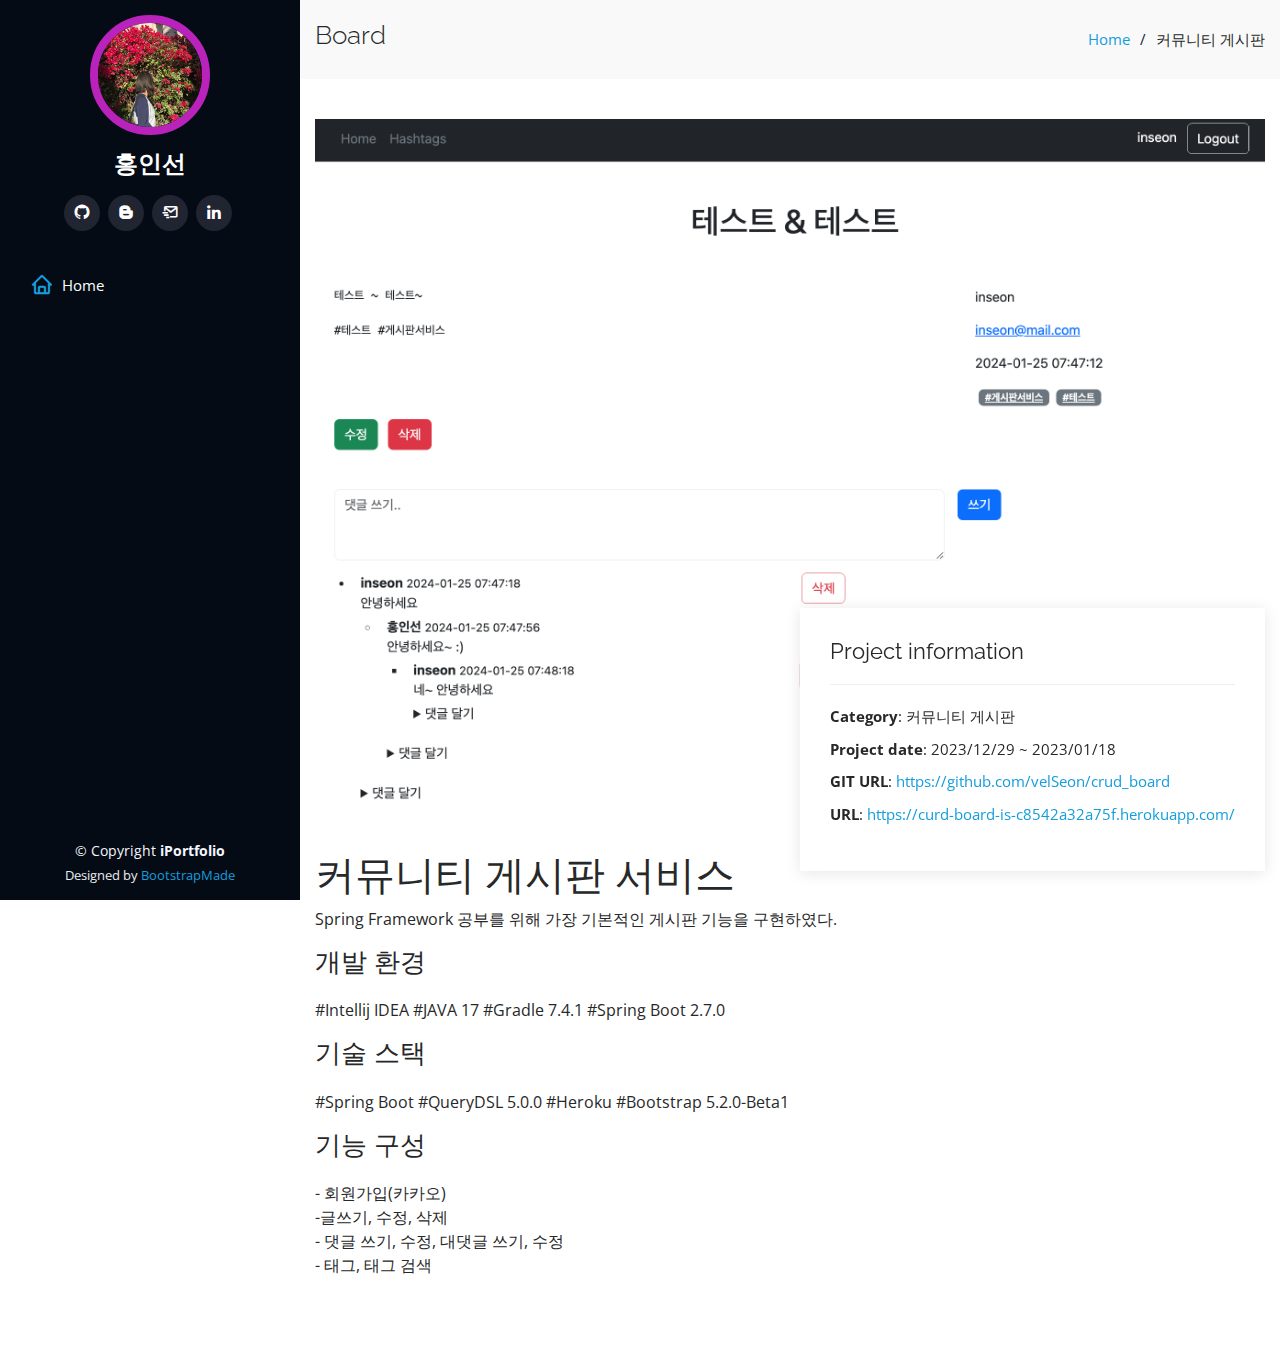
<file: WebContent/portfolio-details4.html>
<!DOCTYPE html>
<html lang="en">

<head>
  <meta charset="utf-8">
  <meta content="width=device-width, initial-scale=1.0" name="viewport">

  <title>게시판 프로젝트</title>
  <meta content="" name="description">
  <meta content="" name="keywords">

  <!-- Favicons -->
  <link href="assets/img/favicon.png" rel="icon">
  <link href="assets/img/apple-touch-icon.png" rel="apple-touch-icon">

  <!-- Google Fonts -->
  <link href="https://fonts.googleapis.com/css?family=Open+Sans:300,300i,400,400i,600,600i,700,700i|Raleway:300,300i,400,400i,500,500i,600,600i,700,700i|Poppins:300,300i,400,400i,500,500i,600,600i,700,700i" rel="stylesheet">

  <!-- Vendor CSS Files -->
  <link href="assets/vendor/bootstrap/css/bootstrap.min.css" rel="stylesheet">
  <link href="assets/vendor/icofont/icofont.min.css" rel="stylesheet">
  <link href="assets/vendor/boxicons/css/boxicons.min.css" rel="stylesheet">
  <link href="assets/vendor/venobox/venobox.css" rel="stylesheet">
  <link href="assets/vendor/owl.carousel/assets/owl.carousel.min.css" rel="stylesheet">
  <link href="assets/vendor/aos/aos.css" rel="stylesheet">

  <!-- Template Main CSS File -->
  <link href="assets/css/style.css" rel="stylesheet">


</head>

<body>

  <!-- ======= Mobile nav toggle button ======= -->
  <button type="button" class="mobile-nav-toggle d-xl-none"><i class="icofont-navigation-menu"></i></button>

  <!-- ======= Header ======= -->
  <header id="header">
    <div class="d-flex flex-column">

      <div class="profile">
        <img src="assets/img/profileimg.jpeg" alt="" class="img-fluid rounded-circle">
        <h1 class="text-light"><a href="index.html">홍인선</a></h1>
        <div class="social-links mt-3 text-center">
          <a href="https://github.com/velSeon" class="github"><i class="bx bxl-github"></i></a>
          <a href="https://2day-is-seonday.tistory.com" class="google-plus"><i class="bx bxl-blogger"></i></a>
          <a href="mailto:seonday28@gmail.com" class="blog"><i class="bx bx-mail-send"></i></a>         
          <a href="#" class="linkedin"><i class="bx bxl-linkedin"></i></a>
        </div>
      </div>

      <nav class="nav-menu">
        <ul>
          <li class="active"><a href="index.html"><i class="bx bx-home"></i> <span>Home</span></a></li>
          <!-- <li><a href="#about"><i class="bx bx-user"></i> <span>About</span></a></li>
          <li><a href="#resume"><i class="bx bx-file-blank"></i> <span>Resume</span></a></li>
          <li><a href="#project"><i class="bx bx-file-blank"></i> <span>Project</span></a></li>
          <li><a href="#portfolio"><i class="bx bx-book-content"></i> Portfolio</a></li> -->
          <!-- <li><a href="#contact"><i class="bx bx-envelope"></i> Contact</a></li> -->
        </ul>
      </nav><!-- .nav-menu -->
      <button type="button" class="mobile-nav-toggle d-xl-none"><i class="icofont-navigation-menu"></i></button>

    </div>
  </header><!-- End Header -->

  <main id="main">

    <!-- ======= Breadcrumbs ======= -->
    <section id="breadcrumbs" class="breadcrumbs">
      <div class="container">

        <div class="d-flex justify-content-between align-items-center">
          <h2>Board</h2>
          <ol>
            <li><a href="index.html">Home</a></li>
            <li>커뮤니티 게시판</li>
          </ol>
        </div>

      </div>
    </section><!-- End Breadcrumbs -->

    <!-- ======= Portfolio Details Section ======= -->
    <section id="portfolio-details" class="portfolio-details">
      <div class="container">

        <div class="portfolio-details-container">

          <div class="owl-carousel portfolio-details-carousel">
            <img src="assets/img/portfolio/Board_project.png" class="img-fluid" alt="">
            <!-- <img src="assets/img/portfolio/Board_project2.png" class="img-fluid" alt=""> -->
            <!-- <img src="assets/img/portfolio/KoreAqua_7.png" class="img-fluid" alt=""> -->
            <!-- <img src="assets/img/portfolio/index.png" class="img-fluid" alt="">
            <img src="assets/img/portfolio/search.png" class="img-fluid" alt="">
            <img src="assets/img/portfolio/searchdata.png" class="img-fluid" alt="">             -->
          </div>

          <div class="portfolio-info">
            <h3>Project information</h3>
            <ul>
              <li><strong>Category</strong>: 커뮤니티 게시판</li>              
              <li><strong>Project date</strong>: 2023/12/29 ~ 2023/01/18</li>
              <li><strong>GIT URL</strong>: <a href="https://github.com/velSeon/crud_board">https://github.com/velSeon/crud_board</a></li>
              <li><strong>URL</strong>: <a href="https://curd-board-is-c8542a32a75f.herokuapp.com/">https://curd-board-is-c8542a32a75f.herokuapp.com/</a></li>
            </ul>
          </div>

        </div>

        <div class="portfolio-description">
          <h1>커뮤니티 게시판 서비스</h1>
          <p>
            Spring Framework 공부를 위해 가장 기본적인 게시판 기능을 구현하였다.             
          </p>
          
          <h2>개발 환경</h2>
          <p>#Intellij IDEA #JAVA 17 #Gradle 7.4.1 #Spring Boot 2.7.0</p>

          <h2>기술 스택</h2>
          <p>#Spring Boot #QueryDSL 5.0.0 #Heroku #Bootstrap 5.2.0-Beta1</p>

          <h2>기능 구성</h2>
          <p>
          - 회원가입(카카오) <br>
          -글쓰기, 수정, 삭제 <br>
          - 댓글 쓰기, 수정, 대댓글 쓰기, 수정 <br>
          - 태그, 태그 검색 </p>
        </div>

      </div>
    </section><!-- End Portfolio Details Section -->

  </main><!-- End #main -->

  <!-- ======= Footer ======= -->
  <footer id="footer">
    <div class="container">
      <div class="copyright">
        &copy; Copyright <strong><span>iPortfolio</span></strong>
      </div>
      <div class="credits">
      
        Designed by <a href="https://bootstrapmade.com/">BootstrapMade</a>
      </div>
    </div>
  </footer><!-- End  Footer -->

  <a href="#" class="back-to-top"><i class="icofont-simple-up"></i></a>

  <!-- Vendor JS Files -->
  <script src="assets/vendor/jquery/jquery.min.js"></script>
  <script src="assets/vendor/bootstrap/js/bootstrap.bundle.min.js"></script>
  <script src="assets/vendor/jquery.easing/jquery.easing.min.js"></script>
  <script src="assets/vendor/php-email-form/validate.js"></script>
  <script src="assets/vendor/waypoints/jquery.waypoints.min.js"></script>
  <script src="assets/vendor/counterup/counterup.min.js"></script>
  <script src="assets/vendor/isotope-layout/isotope.pkgd.min.js"></script>
  <script src="assets/vendor/venobox/venobox.min.js"></script>
  <script src="assets/vendor/owl.carousel/owl.carousel.min.js"></script>
  <script src="assets/vendor/typed.js/typed.min.js"></script>
  <script src="assets/vendor/aos/aos.js"></script>

  <!-- Template Main JS File -->
  <script src="assets/js/main.js"></script>

</body>

</html>
</file>
<file: WebContent/assets/vendor/venobox/venobox.css>
/* ------ venobox.css --------*/
.vbox-overlay *, .vbox-overlay *:before, .vbox-overlay *:after{
    -webkit-backface-visibility: hidden;
    -webkit-box-sizing:border-box;
    -moz-box-sizing:border-box;
    box-sizing:border-box;
}
.vbox-overlay * { 
    -webkit-backface-visibility: visible;
    backface-visibility: visible;
}
.vbox-overlay{
    display: -webkit-flex;
    display: flex;
    -webkit-flex-direction: column;
    flex-direction: column;
    -webkit-justify-content: center;
    justify-content: center;
    -webkit-align-items: center;
    align-items: center;
    position: fixed;
    left: 0;
    top: 0;
    bottom: 0;
    right: 0;
    z-index: 999999;
}

/* ----- navigation ----- */
.vbox-title{
    width: 100%;
    height: 40px;
    float: left;
    text-align: center;
    line-height: 28px;
    font-size: 12px;
    padding: 6px 50px;
    overflow: hidden;
    position: fixed;
    display: none;
    left: 0;
    z-index: 89;
}
.vbox-close{
    cursor: pointer;
    position: fixed;
    top: -1px;
    right: 0;
    width: 50px;
    height: 40px;
    padding: 6px;
    display: block;
    background-position:10px center;
    overflow: hidden;
    font-size: 24px;
    line-height: 1;
    text-align: center;
    z-index: 99;
}
.vbox-left{
    cursor: pointer;
    position: fixed;
    left: 0;
    height: 40px;
    overflow: hidden;
    line-height: 28px;
    font-size: 12px;
    z-index: 99;
    display: flex;
    align-items:center;
}
.vbox-num{
    display: inline-block;
    margin: 6px 0 6px 15px;
}
/* ----- Social share ----- */
.vbox-share{
    line-height: 28px;
    font-size: 12px;
    overflow: hidden;
    position: fixed;
    left: 0;
    z-index: 98;
    display: flex;
    align-items:center;
    justify-content: center;
    width: 100%;
    text-align: center;
}
.vbox-share svg{
    max-height: 28px;
    width: 28px;
    z-index: 10;
    margin-left: 12px;
    margin-top: 6px;
    margin-bottom: 6px;
    vertical-align: middle;
}


/* ----- navigation ARROWS ----- */
.vbox-next, .vbox-prev{
    position: fixed;
    top: 50%;
    margin-top: -15px;
    overflow: hidden;
    cursor: pointer;
    display: block;
    width: 45px;
    height: 45px;
    z-index: 99;
}
.vbox-next span, .vbox-prev span{
    position: relative;
    width: 20px;
    height: 20px;
    border: 2px solid transparent;
    border-top-color: #B6B6B6;
    border-right-color: #B6B6B6;
    text-indent: -100px;
    position: absolute;
    top: 8px;
    display: block;
}
.vbox-prev{
    left: 15px;
}
.vbox-next{
    right: 15px;
}
.vbox-prev span{
    left: 10px;
    -ms-transform: rotate(-135deg);
    -webkit-transform: rotate(-135deg);
    transform: rotate(-135deg);
}
.vbox-next span{
    -ms-transform: rotate(45deg);
    -webkit-transform: rotate(45deg);
    transform: rotate(45deg);
    right: 10px;
}
/* ------- inline window ------ */
.vbox-inline{
    width: 420px;
    height: 315px;
    height: 70vh;
    padding: 10px;
    background: #fff;
    margin: 0 auto;
    overflow: auto;
    text-align: left;
}
/* ------- Video & iFrames window ------ */
.venoframe{
    max-width: 100%;
    width: 100%;
    border: none;
    width: 100%;
    height: 260px;
    height: 70vh;
}
.venoframe.vbvid{
    height: 260px;
}
@media (min-width: 768px) {
    .venoframe, .vbox-inline{
        width: 90%;
        height: 360px;
        height: 70vh;
    }
    .venoframe.vbvid{
        width: 640px;
        height: 360px;
    }
}
@media (min-width: 992px) {
    .venoframe, .vbox-inline{
        max-width: 1200px;
        width: 80%;
        height: 540px;
        height: 70vh;
    }
    .venoframe.vbvid{
        width: 960px;
        height: 540px;
    }
}
/* 
Please do NOT edit this part! 
or at least read this note: http://i.imgur.com/7C0ws9e.gif
*/
.vbox-open{
    overflow: hidden;
}
.vbox-container{
    position: absolute;
    left: 0;
    right: 0;
    top: 0;
    bottom: 0;
    overflow-x: hidden;
    overflow-y: scroll;
    overflow-scrolling: touch;
    -webkit-overflow-scrolling: touch;
    z-index: 20;
    max-height: 100%;

}

.vbox-content{
    text-align: center;
    float: left;
    width: 100%;
    position: relative;
    overflow: hidden;
    padding: 20px 4%;
}
.vbox-container img{
    max-width: 100%;
    height: auto;
}
.vbox-figlio{
    box-shadow: 0 0 12px rgba(0,0,0,0.19), 0 6px 6px rgba(0,0,0,0.23);
    max-width: 100%;
    text-align: initial;
}
img.vbox-figlio{
    -webkit-user-select: none;
-khtml-user-select: none;
-moz-user-select: none;
-o-user-select: none;
user-select: none;
}
.vbox-content.swipe-left{
    margin-left: -200px !important;
}
.vbox-content.swipe-right{
    margin-left: 200px !important;
}
.vbox-animated{
    webkit-transition: margin 300ms ease-out;
    transition: margin 300ms ease-out;
}

/* ---------- preloader ----------
 * SPINKIT 
 * http://tobiasahlin.com/spinkit/
-------------------------------- */
.sk-double-bounce,.sk-rotating-plane{width:40px;height:40px;margin:40px auto}.sk-rotating-plane{background-color:#333;-webkit-animation:sk-rotatePlane 1.2s infinite ease-in-out;animation:sk-rotatePlane 1.2s infinite ease-in-out}@-webkit-keyframes sk-rotatePlane{0%{-webkit-transform:perspective(120px) rotateX(0) rotateY(0);transform:perspective(120px) rotateX(0) rotateY(0)}50%{-webkit-transform:perspective(120px) rotateX(-180.1deg) rotateY(0);transform:perspective(120px) rotateX(-180.1deg) rotateY(0)}100%{-webkit-transform:perspective(120px) rotateX(-180deg) rotateY(-179.9deg);transform:perspective(120px) rotateX(-180deg) rotateY(-179.9deg)}}@keyframes sk-rotatePlane{0%{-webkit-transform:perspective(120px) rotateX(0) rotateY(0);transform:perspective(120px) rotateX(0) rotateY(0)}50%{-webkit-transform:perspective(120px) rotateX(-180.1deg) rotateY(0);transform:perspective(120px) rotateX(-180.1deg) rotateY(0)}100%{-webkit-transform:perspective(120px) rotateX(-180deg) rotateY(-179.9deg);transform:perspective(120px) rotateX(-180deg) rotateY(-179.9deg)}}.sk-double-bounce{position:relative}.sk-double-bounce .sk-child{width:100%;height:100%;border-radius:50%;background-color:#333;opacity:.6;position:absolute;top:0;left:0;-webkit-animation:sk-doubleBounce 2s infinite ease-in-out;animation:sk-doubleBounce 2s infinite ease-in-out}.sk-chasing-dots .sk-child,.sk-spinner-pulse,.sk-three-bounce .sk-child{background-color:#333;border-radius:100%}.sk-double-bounce .sk-double-bounce2{-webkit-animation-delay:-1s;animation-delay:-1s}@-webkit-keyframes sk-doubleBounce{0%,100%{-webkit-transform:scale(0);transform:scale(0)}50%{-webkit-transform:scale(1);transform:scale(1)}}@keyframes sk-doubleBounce{0%,100%{-webkit-transform:scale(0);transform:scale(0)}50%{-webkit-transform:scale(1);transform:scale(1)}}.sk-wave{margin:40px auto;width:50px;height:40px;text-align:center;font-size:10px}.sk-wave .sk-rect{background-color:#333;height:100%;width:6px;display:inline-block;-webkit-animation:sk-waveStretchDelay 1.2s infinite ease-in-out;animation:sk-waveStretchDelay 1.2s infinite ease-in-out}.sk-wave .sk-rect1{-webkit-animation-delay:-1.2s;animation-delay:-1.2s}.sk-wave .sk-rect2{-webkit-animation-delay:-1.1s;animation-delay:-1.1s}.sk-wave .sk-rect3{-webkit-animation-delay:-1s;animation-delay:-1s}.sk-wave .sk-rect4{-webkit-animation-delay:-.9s;animation-delay:-.9s}.sk-wave .sk-rect5{-webkit-animation-delay:-.8s;animation-delay:-.8s}@-webkit-keyframes sk-waveStretchDelay{0%,100%,40%{-webkit-transform:scaleY(.4);transform:scaleY(.4)}20%{-webkit-transform:scaleY(1);transform:scaleY(1)}}@keyframes sk-waveStretchDelay{0%,100%,40%{-webkit-transform:scaleY(.4);transform:scaleY(.4)}20%{-webkit-transform:scaleY(1);transform:scaleY(1)}}.sk-wandering-cubes{margin:40px auto;width:40px;height:40px;position:relative}.sk-wandering-cubes .sk-cube{background-color:#333;width:10px;height:10px;position:absolute;top:0;left:0;-webkit-animation:sk-wanderingCube 1.8s ease-in-out -1.8s infinite both;animation:sk-wanderingCube 1.8s ease-in-out -1.8s infinite both}.sk-chasing-dots,.sk-spinner-pulse{width:40px;height:40px;margin:40px auto}.sk-wandering-cubes .sk-cube2{-webkit-animation-delay:-.9s;animation-delay:-.9s}@-webkit-keyframes sk-wanderingCube{0%{-webkit-transform:rotate(0);transform:rotate(0)}25%{-webkit-transform:translateX(30px) rotate(-90deg) scale(.5);transform:translateX(30px) rotate(-90deg) scale(.5)}50%{-webkit-transform:translateX(30px) translateY(30px) rotate(-179deg);transform:translateX(30px) translateY(30px) rotate(-179deg)}50.1%{-webkit-transform:translateX(30px) translateY(30px) rotate(-180deg);transform:translateX(30px) translateY(30px) rotate(-180deg)}75%{-webkit-transform:translateX(0) translateY(30px) rotate(-270deg) scale(.5);transform:translateX(0) translateY(30px) rotate(-270deg) scale(.5)}100%{-webkit-transform:rotate(-360deg);transform:rotate(-360deg)}}@keyframes sk-wanderingCube{0%{-webkit-transform:rotate(0);transform:rotate(0)}25%{-webkit-transform:translateX(30px) rotate(-90deg) scale(.5);transform:translateX(30px) rotate(-90deg) scale(.5)}50%{-webkit-transform:translateX(30px) translateY(30px) rotate(-179deg);transform:translateX(30px) translateY(30px) rotate(-179deg)}50.1%{-webkit-transform:translateX(30px) translateY(30px) rotate(-180deg);transform:translateX(30px) translateY(30px) rotate(-180deg)}75%{-webkit-transform:translateX(0) translateY(30px) rotate(-270deg) scale(.5);transform:translateX(0) translateY(30px) rotate(-270deg) scale(.5)}100%{-webkit-transform:rotate(-360deg);transform:rotate(-360deg)}}.sk-spinner-pulse{-webkit-animation:sk-pulseScaleOut 1s infinite ease-in-out;animation:sk-pulseScaleOut 1s infinite ease-in-out}@-webkit-keyframes sk-pulseScaleOut{0%{-webkit-transform:scale(0);transform:scale(0)}100%{-webkit-transform:scale(1);transform:scale(1);opacity:0}}@keyframes sk-pulseScaleOut{0%{-webkit-transform:scale(0);transform:scale(0)}100%{-webkit-transform:scale(1);transform:scale(1);opacity:0}}.sk-chasing-dots{position:relative;text-align:center;-webkit-animation:sk-chasingDotsRotate 2s infinite linear;animation:sk-chasingDotsRotate 2s infinite linear}.sk-chasing-dots .sk-child{width:60%;height:60%;display:inline-block;position:absolute;top:0;-webkit-animation:sk-chasingDotsBounce 2s infinite ease-in-out;animation:sk-chasingDotsBounce 2s infinite ease-in-out}.sk-chasing-dots .sk-dot2{top:auto;bottom:0;-webkit-animation-delay:-1s;animation-delay:-1s}@-webkit-keyframes sk-chasingDotsRotate{100%{-webkit-transform:rotate(360deg);transform:rotate(360deg)}}@keyframes sk-chasingDotsRotate{100%{-webkit-transform:rotate(360deg);transform:rotate(360deg)}}@-webkit-keyframes sk-chasingDotsBounce{0%,100%{-webkit-transform:scale(0);transform:scale(0)}50%{-webkit-transform:scale(1);transform:scale(1)}}@keyframes sk-chasingDotsBounce{0%,100%{-webkit-transform:scale(0);transform:scale(0)}50%{-webkit-transform:scale(1);transform:scale(1)}}.sk-three-bounce{margin:40px auto;width:80px;text-align:center}.sk-three-bounce .sk-child{width:20px;height:20px;display:inline-block;-webkit-animation:sk-three-bounce 1.4s ease-in-out 0s infinite both;animation:sk-three-bounce 1.4s ease-in-out 0s infinite both}.sk-circle .sk-child:before,.sk-fading-circle .sk-circle:before{display:block;border-radius:100%;content:'';background-color:#333}.sk-three-bounce .sk-bounce1{-webkit-animation-delay:-.32s;animation-delay:-.32s}.sk-three-bounce .sk-bounce2{-webkit-animation-delay:-.16s;animation-delay:-.16s}@-webkit-keyframes sk-three-bounce{0%,100%,80%{-webkit-transform:scale(0);transform:scale(0)}40%{-webkit-transform:scale(1);transform:scale(1)}}@keyframes sk-three-bounce{0%,100%,80%{-webkit-transform:scale(0);transform:scale(0)}40%{-webkit-transform:scale(1);transform:scale(1)}}.sk-circle{margin:40px auto;width:40px;height:40px;position:relative}.sk-circle .sk-child{width:100%;height:100%;position:absolute;left:0;top:0}.sk-circle .sk-child:before{margin:0 auto;width:15%;height:15%;-webkit-animation:sk-circleBounceDelay 1.2s infinite ease-in-out both;animation:sk-circleBounceDelay 1.2s infinite ease-in-out both}.sk-circle .sk-circle2{-webkit-transform:rotate(30deg);-ms-transform:rotate(30deg);transform:rotate(30deg)}.sk-circle .sk-circle3{-webkit-transform:rotate(60deg);-ms-transform:rotate(60deg);transform:rotate(60deg)}.sk-circle .sk-circle4{-webkit-transform:rotate(90deg);-ms-transform:rotate(90deg);transform:rotate(90deg)}.sk-circle .sk-circle5{-webkit-transform:rotate(120deg);-ms-transform:rotate(120deg);transform:rotate(120deg)}.sk-circle .sk-circle6{-webkit-transform:rotate(150deg);-ms-transform:rotate(150deg);transform:rotate(150deg)}.sk-circle .sk-circle7{-webkit-transform:rotate(180deg);-ms-transform:rotate(180deg);transform:rotate(180deg)}.sk-circle .sk-circle8{-webkit-transform:rotate(210deg);-ms-transform:rotate(210deg);transform:rotate(210deg)}.sk-circle .sk-circle9{-webkit-transform:rotate(240deg);-ms-transform:rotate(240deg);transform:rotate(240deg)}.sk-circle .sk-circle10{-webkit-transform:rotate(270deg);-ms-transform:rotate(270deg);transform:rotate(270deg)}.sk-circle .sk-circle11{-webkit-transform:rotate(300deg);-ms-transform:rotate(300deg);transform:rotate(300deg)}.sk-circle .sk-circle12{-webkit-transform:rotate(330deg);-ms-transform:rotate(330deg);transform:rotate(330deg)}.sk-circle .sk-circle2:before{-webkit-animation-delay:-1.1s;animation-delay:-1.1s}.sk-circle .sk-circle3:before{-webkit-animation-delay:-1s;animation-delay:-1s}.sk-circle .sk-circle4:before{-webkit-animation-delay:-.9s;animation-delay:-.9s}.sk-circle .sk-circle5:before{-webkit-animation-delay:-.8s;animation-delay:-.8s}.sk-circle .sk-circle6:before{-webkit-animation-delay:-.7s;animation-delay:-.7s}.sk-circle .sk-circle7:before{-webkit-animation-delay:-.6s;animation-delay:-.6s}.sk-circle .sk-circle8:before{-webkit-animation-delay:-.5s;animation-delay:-.5s}.sk-circle .sk-circle9:before{-webkit-animation-delay:-.4s;animation-delay:-.4s}.sk-circle .sk-circle10:before{-webkit-animation-delay:-.3s;animation-delay:-.3s}.sk-circle .sk-circle11:before{-webkit-animation-delay:-.2s;animation-delay:-.2s}.sk-circle .sk-circle12:before{-webkit-animation-delay:-.1s;animation-delay:-.1s}@-webkit-keyframes sk-circleBounceDelay{0%,100%,80%{-webkit-transform:scale(0);transform:scale(0)}40%{-webkit-transform:scale(1);transform:scale(1)}}@keyframes sk-circleBounceDelay{0%,100%,80%{-webkit-transform:scale(0);transform:scale(0)}40%{-webkit-transform:scale(1);transform:scale(1)}}.sk-cube-grid{width:40px;height:40px;margin:40px auto}.sk-cube-grid .sk-cube{width:33.33%;height:33.33%;background-color:#333;float:left;-webkit-animation:sk-cubeGridScaleDelay 1.3s infinite ease-in-out;animation:sk-cubeGridScaleDelay 1.3s infinite ease-in-out}.sk-cube-grid .sk-cube1{-webkit-animation-delay:.2s;animation-delay:.2s}.sk-cube-grid .sk-cube2{-webkit-animation-delay:.3s;animation-delay:.3s}.sk-cube-grid .sk-cube3{-webkit-animation-delay:.4s;animation-delay:.4s}.sk-cube-grid .sk-cube4{-webkit-animation-delay:.1s;animation-delay:.1s}.sk-cube-grid .sk-cube5{-webkit-animation-delay:.2s;animation-delay:.2s}.sk-cube-grid .sk-cube6{-webkit-animation-delay:.3s;animation-delay:.3s}.sk-cube-grid .sk-cube7{-webkit-animation-delay:0ms;animation-delay:0ms}.sk-cube-grid .sk-cube8{-webkit-animation-delay:.1s;animation-delay:.1s}.sk-cube-grid .sk-cube9{-webkit-animation-delay:.2s;animation-delay:.2s}@-webkit-keyframes sk-cubeGridScaleDelay{0%,100%,70%{-webkit-transform:scale3D(1,1,1);transform:scale3D(1,1,1)}35%{-webkit-transform:scale3D(0,0,1);transform:scale3D(0,0,1)}}@keyframes sk-cubeGridScaleDelay{0%,100%,70%{-webkit-transform:scale3D(1,1,1);transform:scale3D(1,1,1)}35%{-webkit-transform:scale3D(0,0,1);transform:scale3D(0,0,1)}}.sk-fading-circle{margin:40px auto;width:40px;height:40px;position:relative}.sk-fading-circle .sk-circle{width:100%;height:100%;position:absolute;left:0;top:0}.sk-fading-circle .sk-circle:before{margin:0 auto;width:15%;height:15%;-webkit-animation:sk-circleFadeDelay 1.2s infinite ease-in-out both;animation:sk-circleFadeDelay 1.2s infinite ease-in-out both}.sk-fading-circle .sk-circle2{-webkit-transform:rotate(30deg);-ms-transform:rotate(30deg);transform:rotate(30deg)}.sk-fading-circle .sk-circle3{-webkit-transform:rotate(60deg);-ms-transform:rotate(60deg);transform:rotate(60deg)}.sk-fading-circle .sk-circle4{-webkit-transform:rotate(90deg);-ms-transform:rotate(90deg);transform:rotate(90deg)}.sk-fading-circle .sk-circle5{-webkit-transform:rotate(120deg);-ms-transform:rotate(120deg);transform:rotate(120deg)}.sk-fading-circle .sk-circle6{-webkit-transform:rotate(150deg);-ms-transform:rotate(150deg);transform:rotate(150deg)}.sk-fading-circle .sk-circle7{-webkit-transform:rotate(180deg);-ms-transform:rotate(180deg);transform:rotate(180deg)}.sk-fading-circle .sk-circle8{-webkit-transform:rotate(210deg);-ms-transform:rotate(210deg);transform:rotate(210deg)}.sk-fading-circle .sk-circle9{-webkit-transform:rotate(240deg);-ms-transform:rotate(240deg);transform:rotate(240deg)}.sk-fading-circle .sk-circle10{-webkit-transform:rotate(270deg);-ms-transform:rotate(270deg);transform:rotate(270deg)}.sk-fading-circle .sk-circle11{-webkit-transform:rotate(300deg);-ms-transform:rotate(300deg);transform:rotate(300deg)}.sk-fading-circle .sk-circle12{-webkit-transform:rotate(330deg);-ms-transform:rotate(330deg);transform:rotate(330deg)}.sk-fading-circle .sk-circle2:before{-webkit-animation-delay:-1.1s;animation-delay:-1.1s}.sk-fading-circle .sk-circle3:before{-webkit-animation-delay:-1s;animation-delay:-1s}.sk-fading-circle .sk-circle4:before{-webkit-animation-delay:-.9s;animation-delay:-.9s}.sk-fading-circle .sk-circle5:before{-webkit-animation-delay:-.8s;animation-delay:-.8s}.sk-fading-circle .sk-circle6:before{-webkit-animation-delay:-.7s;animation-delay:-.7s}.sk-fading-circle .sk-circle7:before{-webkit-animation-delay:-.6s;animation-delay:-.6s}.sk-fading-circle .sk-circle8:before{-webkit-animation-delay:-.5s;animation-delay:-.5s}.sk-fading-circle .sk-circle9:before{-webkit-animation-delay:-.4s;animation-delay:-.4s}.sk-fading-circle .sk-circle10:before{-webkit-animation-delay:-.3s;animation-delay:-.3s}.sk-fading-circle .sk-circle11:before{-webkit-animation-delay:-.2s;animation-delay:-.2s}.sk-fading-circle .sk-circle12:before{-webkit-animation-delay:-.1s;animation-delay:-.1s}@-webkit-keyframes sk-circleFadeDelay{0%,100%,39%{opacity:0}40%{opacity:1}}@keyframes sk-circleFadeDelay{0%,100%,39%{opacity:0}40%{opacity:1}}.sk-folding-cube{margin:40px auto;width:40px;height:40px;position:relative;-webkit-transform:rotateZ(45deg);transform:rotateZ(45deg)}.sk-folding-cube .sk-cube{float:left;width:50%;height:50%;position:relative;-webkit-transform:scale(1.1);-ms-transform:scale(1.1);transform:scale(1.1)}.sk-folding-cube .sk-cube:before{content:'';position:absolute;top:0;left:0;width:100%;height:100%;background-color:#333;-webkit-animation:sk-foldCubeAngle 2.4s infinite linear both;animation:sk-foldCubeAngle 2.4s infinite linear both;-webkit-transform-origin:100% 100%;-ms-transform-origin:100% 100%;transform-origin:100% 100%}.sk-folding-cube .sk-cube2{-webkit-transform:scale(1.1) rotateZ(90deg);transform:scale(1.1) rotateZ(90deg)}.sk-folding-cube .sk-cube3{-webkit-transform:scale(1.1) rotateZ(180deg);transform:scale(1.1) rotateZ(180deg)}.sk-folding-cube .sk-cube4{-webkit-transform:scale(1.1) rotateZ(270deg);transform:scale(1.1) rotateZ(270deg)}.sk-folding-cube .sk-cube2:before{-webkit-animation-delay:.3s;animation-delay:.3s}.sk-folding-cube .sk-cube3:before{-webkit-animation-delay:.6s;animation-delay:.6s}.sk-folding-cube .sk-cube4:before{-webkit-animation-delay:.9s;animation-delay:.9s}@-webkit-keyframes sk-foldCubeAngle{0%,10%{-webkit-transform:perspective(140px) rotateX(-180deg);transform:perspective(140px) rotateX(-180deg);opacity:0}25%,75%{-webkit-transform:perspective(140px) rotateX(0);transform:perspective(140px) rotateX(0);opacity:1}100%,90%{-webkit-transform:perspective(140px) rotateY(180deg);transform:perspective(140px) rotateY(180deg);opacity:0}}@keyframes sk-foldCubeAngle{0%,10%{-webkit-transform:perspective(140px) rotateX(-180deg);transform:perspective(140px) rotateX(-180deg);opacity:0}25%,75%{-webkit-transform:perspective(140px) rotateX(0);transform:perspective(140px) rotateX(0);opacity:1}100%,90%{-webkit-transform:perspective(140px) rotateY(180deg);transform:perspective(140px) rotateY(180deg);opacity:0}}
</file>
<file: WebContent/assets/css/style.css>
/**
* Template Name: iPortfolio - v1.4.1
* Template URL: https://bootstrapmade.com/iportfolio-bootstrap-portfolio-websites-template/
* Author: BootstrapMade.com
* License: https://bootstrapmade.com/license/
*/

/*--------------------------------------------------------------
# General
--------------------------------------------------------------*/
body {
  font-family: "Open Sans", sans-serif;
  color: #272829;
}

a {
  color: #149ddd;
}

a:hover {
  color: #37b3ed;
  text-decoration: none;
}

h1, h2, h3, h4, h5, h6 {
  font-family: "Raleway", sans-serif;
}

/*--------------------------------------------------------------
# Back to top button
--------------------------------------------------------------*/
.back-to-top {
  position: fixed;
  display: none;
  width: 40px;
  height: 40px;
  border-radius: 50px;
  right: 15px;
  bottom: 15px;
  background: #149ddd;
  color: #fff;
  transition: display 0.5s ease-in-out;
  z-index: 99999;
}

.back-to-top i {
  font-size: 24px;
  position: absolute;
  top: 7px;
  left: 8px;
}

.back-to-top:hover {
  color: #fff;
  background: #2eafec;
  transition: background 0.2s ease-in-out;
}

/*--------------------------------------------------------------
# Header
--------------------------------------------------------------*/
#header {
  position: fixed;
  top: 0;
  left: 0;
  bottom: 0;
  width: 300px;
  transition: all ease-in-out 0.5s;
  z-index: 9997;
  transition: all 0.5s;
  padding: 0 15px;
  background: #040b14;
  overflow-y: auto;
}

#header .profile img {
  margin: 15px auto;
  display: block;
  width: 120px;
  border: 8px solid #b922bb; 
}

#header .profile h1 {
  font-size: 24px;
  margin: 0;
  padding: 0;
  font-weight: 600;
  -moz-text-align-last: center;
  text-align-last: center;
  font-family: "Poppins", sans-serif;
}

#header .profile h1 a, #header .profile h1 a:hover {
  color: #fff;
  text-decoration: none;
}

#header .profile .social-links a {
  font-size: 18px;
  display: inline-block;
  background: #212431;
  color: #fff;
  line-height: 1;
  padding: 8px 0;
  margin-right: 4px;
  border-radius: 50%;
  text-align: center;
  width: 36px;
  height: 36px;
  transition: 0.3s;
}

#header .profile .social-links a:hover {
  background: #149ddd;
  color: #fff;
  text-decoration: none;
}

#main {
  margin-left: 300px;
}

@media (max-width: 1199px) {
  #header {
    left: -300px;
  }
  #main {
    margin-left: 0;
  }
}

/*--------------------------------------------------------------
# Navigation Menu
--------------------------------------------------------------*/
/* Desktop Navigation */
.nav-menu {
  padding-top: 30px;
}

.nav-menu * {
  margin: 0;
  padding: 0;
  list-style: none;
}

.nav-menu > ul > li {
  position: relative;
  white-space: nowrap;
}

.nav-menu a {
  display: flex;
  align-items: center;
  color: #a8a9b4;
  padding: 12px 15px;
  margin-bottom: 8px;
  transition: 0.3s;
  font-size: 15px;
}

.nav-menu a i {
  font-size: 24px;
  padding-right: 8px;
  color: #6f7180;
}

.nav-menu a:hover, .nav-menu .active > a, .nav-menu li:hover > a {
  text-decoration: none;
  color: #fff;
}

.nav-menu a:hover i, .nav-menu .active > a i, .nav-menu li:hover > a i {
  color: #149ddd;
}

/* Mobile Navigation */
.mobile-nav-toggle {
  position: fixed;
  right: 15px;
  top: 15px;
  z-index: 9998;
  border: 0;
  background: none;
  font-size: 24px;
  transition: all 0.4s;
  outline: none !important;
  line-height: 1;
  cursor: pointer;
  text-align: right;
}

.mobile-nav-toggle i {
  color: #149ddd;
}

.mobile-nav-active {
  overflow: hidden;
}

.mobile-nav-active #header {
  left: 0;
}

.mobile-nav-active .mobile-nav-toggle i {
  color: #fff;
}

/*--------------------------------------------------------------
# Hero Section
--------------------------------------------------------------*/
#hero {
  width: 100%;
  height: 100vh;
  background: url("../img/profileimg2.jpeg") top center;
  background-size: cover;
}

#hero:before {
  content: "";
  background: rgba(5, 13, 24, 0.3);
  position: absolute;
  bottom: 0;
  top: 0;
  left: 0;
  right: 0;
  z-index: 1;
}

#hero .hero-container {
  position: relative;
  z-index: 2;
  min-width: 300px;
}

#hero h1 {
  margin: 0 0 10px 0;
  font-size: 64px;
  font-weight: 700;
  line-height: 56px;
  color: #fff;
}

#hero p {
  color: #fff;
  margin-bottom: 50px;
  font-size: 26px;
  font-family: "Poppins", sans-serif;
}

#hero p span {
  color: #fff;
  padding-bottom: 4px;
  letter-spacing: 1px;
  border-bottom: 3px solid #149ddd;
}

@media (min-width: 1024px) {
  #hero {
    background-attachment: fixed;
  }
}

@media (max-width: 768px) {
  #hero h1 {
    font-size: 28px;
    line-height: 36px;
  }
  #hero h2 {
    font-size: 18px;
    line-height: 24px;
    margin-bottom: 30px;
  }
}

/*--------------------------------------------------------------
# Sections General
--------------------------------------------------------------*/
section {
  padding: 60px 0;
  overflow: hidden;
}

.section-bg {
  background: #f5f8fd;
}

.section-title {
  padding-bottom: 30px;
}

.section-title h2 {
  font-size: 32px;
  font-weight: bold;
  margin-bottom: 20px;
  padding-bottom: 20px;
  position: relative;
  color: #173b6c;
}

.section-title h2::after {
  content: '';
  position: absolute;
  display: block;
  width: 50px;
  height: 3px;
  background: #149ddd;
  bottom: 0;
  left: 0;
}

.section-title p {
  margin-bottom: 0;
}

/*--------------------------------------------------------------
# About
--------------------------------------------------------------*/
.about .content h3 {
  font-weight: 700;
  font-size: 26px;
  color: #173b6c;
}

.about .content ul {
  list-style: none;
  padding: 0;
}

.about .content ul li {
  padding-bottom: 10px;
}

.about .content ul i {
  font-size: 20px;
  padding-right: 2px;
  color: #149ddd;
}

.about .content p:last-child {
  margin-bottom: 0;
}

/*--------------------------------------------------------------
# Facts
--------------------------------------------------------------*/
.facts {
  padding-bottom: 30px;
}

.facts .count-box {
  padding: 30px;
  width: 100%;
}

.facts .count-box i {
  display: block;
  font-size: 44px;
  color: #149ddd;
  float: left;
}

.facts .count-box span {
  font-size: 48px;
  line-height: 40px;
  display: block;
  font-weight: 700;
  color: #050d18;
  margin-left: 60px;
}

.facts .count-box p {
  padding: 15px 0 0 0;
  margin: 0 0 0 60px;
  font-family: "Raleway", sans-serif;
  font-size: 14px;
  color: #122f57;
}

.facts .count-box a {
  font-weight: 600;
  display: block;
  margin-top: 20px;
  color: #122f57;
  font-size: 15px;
  font-family: "Poppins", sans-serif;
  transition: ease-in-out 0.3s;
}

.facts .count-box a:hover {
  color: #1f5297;
}

/*--------------------------------------------------------------
# Akills
--------------------------------------------------------------*/
.skills .progress {
  height: 50px;
  display: block;
  background: none;
}

.skills .progress .skill {
  padding: 10px 0;
  margin: 0 0 6px 0;
  text-transform: uppercase;
  display: block;
  font-weight: 600;
  font-family: "Poppins", sans-serif;
  color: #050d18;
}

.skills .progress .skill .val {
  float: right;
  font-style: normal;
}

.skills .progress-bar-wrap {
  background: #dce8f8;
}

.skills .progress-bar {
  width: 1px;
  height: 10px;
  transition: .9s;
  background-color: #149ddd;
}

/*--------------------------------------------------------------
# Resume
--------------------------------------------------------------*/
.resume .resume-title {
  font-size: 26px;
  font-weight: 700;
  margin-top: 20px;
  margin-bottom: 20px;
  color: #050d18;
}

.resume .resume-item {
  padding: 0 0 20px 20px;
  margin-top: -2px;
  border-left: 2px solid #1f5297;
  position: relative;
}

.resume .resume-item h4 {
  line-height: 18px;
  font-size: 18px;
  font-weight: 600;
  text-transform: uppercase;
  font-family: "Poppins", sans-serif;
  color: #050d18;
  margin-bottom: 10px;
}

.resume .resume-item h5 {
  font-size: 16px;
  background: #e4edf9;
  padding: 5px 15px;
  display: inline-block;
  font-weight: 600;
  margin-bottom: 10px;
}

.resume .resume-item ul {
  padding-left: 20px;
}

.resume .resume-item ul li {
  padding-bottom: 10px;
}

.resume .resume-item:last-child {
  padding-bottom: 0;
}

.resume .resume-item::before {
  content: "";
  position: absolute;
  width: 16px;
  height: 16px;
  border-radius: 50px;
  left: -9px;
  top: 0;
  background: #fff;
  border: 2px solid #1f5297;
}

/*--------------------------------------------------------------
# Portfolio
--------------------------------------------------------------*/
.portfolio .portfolio-item {
  margin-bottom: 30px;
}

.portfolio #portfolio-flters {
  padding: 0;
  margin: 0 auto 35px auto;
  list-style: none;
  text-align: center;
  background: #fff;
  border-radius: 50px;
  padding: 2px 15px;
}

.portfolio #portfolio-flters li {
  cursor: pointer;
  display: inline-block;
  padding: 10px 15px 8px 15px;
  font-size: 14px;
  font-weight: 600;
  line-height: 1;
  text-transform: uppercase;
  color: #272829;
  margin-bottom: 5px;
  transition: all 0.3s ease-in-out;
}

.portfolio #portfolio-flters li:hover, .portfolio #portfolio-flters li.filter-active {
  color: #149ddd;
}

.portfolio #portfolio-flters li:last-child {
  margin-right: 0;
}

.portfolio .portfolio-wrap {
  transition: 0.3s;
  position: relative;
  overflow: hidden;
  z-index: 1;
}

.portfolio .portfolio-wrap::before {
  content: "";
  background: rgba(255, 255, 255, 0.5);
  position: absolute;
  left: 0;
  right: 0;
  top: 0;
  bottom: 0;
  transition: all ease-in-out 0.3s;
  z-index: 2;
  opacity: 0;
}

.portfolio .portfolio-wrap .portfolio-links {
  opacity: 1;
  left: 0;
  right: 0;
  bottom: -60px;
  z-index: 3;
  position: absolute;
  transition: all ease-in-out 0.3s;
  display: flex;
  justify-content: center;
}

.portfolio .portfolio-wrap .portfolio-links a {
  color: #fff;
  font-size: 28px;
  text-align: center;
  background: rgba(20, 157, 221, 0.75);
  transition: 0.3s;
  width: 50%;
}

.portfolio .portfolio-wrap .portfolio-links a:hover {
  background: rgba(20, 157, 221, 0.95);
}

.portfolio .portfolio-wrap .portfolio-links a + a {
  border-left: 1px solid #37b3ed;
}

.portfolio .portfolio-wrap:hover::before {
  top: 0;
  left: 0;
  right: 0;
  bottom: 0;
  opacity: 1;
}

.portfolio .portfolio-wrap:hover .portfolio-links {
  opacity: 1;
  bottom: 0;
}

/*--------------------------------------------------------------
# Services
--------------------------------------------------------------*/
.services .icon-box {
  margin-bottom: 20px;
}

.services .icon {
  float: left;
  display: flex;
  align-items: center;
  justify-content: center;
  width: 54px;
  height: 54px;
  background: #149ddd;
  border-radius: 50%;
  transition: 0.5s;
  border: 1px solid #149ddd;
}

.services .icon i {
  color: #fff;
  font-size: 24px;
}

.services .icon-box:hover .icon {
  background: #fff;
}

.services .icon-box:hover .icon i {
  color: #149ddd;
}

.services .title {
  margin-left: 80px;
  font-weight: 700;
  margin-bottom: 15px;
  font-size: 18px;
}

.services .title a {
  color: #343a40;
}

.services .title a:hover {
  color: #149ddd;
}

.services .description {
  margin-left: 80px;
  line-height: 24px;
  font-size: 14px;
}

/*--------------------------------------------------------------
# Testimonials
--------------------------------------------------------------*/
.testimonials .testimonial-item {
  box-sizing: content-box;
  text-align: center;
  min-height: 320px;
}

.testimonials .testimonial-item .testimonial-img {
  width: 90px;
  border-radius: 50%;
  margin: 0 auto;
}

.testimonials .testimonial-item h3 {
  font-size: 18px;
  font-weight: bold;
  margin: 10px 0 5px 0;
  color: #111;
}

.testimonials .testimonial-item h4 {
  font-size: 14px;
  color: #999;
  margin: 0;
}

.testimonials .testimonial-item .quote-icon-left, .testimonials .testimonial-item .quote-icon-right {
  color: #c3e8fa;
  font-size: 26px;
}

.testimonials .testimonial-item .quote-icon-left {
  display: inline-block;
  left: -5px;
  position: relative;
}

.testimonials .testimonial-item .quote-icon-right {
  display: inline-block;
  right: -5px;
  position: relative;
  top: 10px;
}

.testimonials .testimonial-item p {
  font-style: italic;
  margin: 0 15px 15px 15px;
  padding: 20px;
  background: #fff;
  position: relative;
  margin-bottom: 35px;
  border-radius: 6px;
  box-shadow: 0px 2px 15px rgba(0, 0, 0, 0.1);
}

.testimonials .testimonial-item p::after {
  content: "";
  width: 0;
  height: 0;
  border-top: 20px solid #fff;
  border-right: 20px solid transparent;
  border-left: 20px solid transparent;
  position: absolute;
  bottom: -20px;
  left: calc(50% - 20px);
}

.testimonials .owl-nav, .testimonials .owl-dots {
  margin-top: 5px;
  text-align: center;
}

.testimonials .owl-dot {
  display: inline-block;
  margin: 0 5px;
  width: 12px;
  height: 12px;
  border-radius: 50%;
  background-color: #ddd !important;
}

.testimonials .owl-dot.active {
  background-color: #149ddd !important;
}

@media (max-width: 767px) {
  .testimonials {
    margin: 30px 10px;
  }
}

/*--------------------------------------------------------------
# Contact
--------------------------------------------------------------*/
.contact {
  padding-bottom: 130px;
}

.contact .info {
  padding: 30px;
  background: #fff;
  width: 100%;
  box-shadow: 0 0 24px 0 rgba(0, 0, 0, 0.12);
}

.contact .info i {
  font-size: 20px;
  color: #149ddd;
  float: left;
  width: 44px;
  height: 44px;
  background: #dff3fc;
  display: flex;
  justify-content: center;
  align-items: center;
  border-radius: 50px;
  transition: all 0.3s ease-in-out;
}

.contact .info h4 {
  padding: 0 0 0 60px;
  font-size: 22px;
  font-weight: 600;
  margin-bottom: 5px;
  color: #050d18;
}

.contact .info p {
  padding: 0 0 10px 60px;
  margin-bottom: 20px;
  font-size: 14px;
  color: #173b6c;
}

.contact .info .email p {
  padding-top: 5px;
}

.contact .info .social-links {
  padding-left: 60px;
}

.contact .info .social-links a {
  font-size: 18px;
  display: inline-block;
  background: #333;
  color: #fff;
  line-height: 1;
  padding: 8px 0;
  border-radius: 50%;
  text-align: center;
  width: 36px;
  height: 36px;
  transition: 0.3s;
  margin-right: 10px;
}

.contact .info .social-links a:hover {
  background: #149ddd;
  color: #fff;
}

.contact .info .email:hover i, .contact .info .address:hover i, .contact .info .phone:hover i {
  background: #149ddd;
  color: #fff;
}

.contact .php-email-form {
  width: 100%;
  padding: 30px;
  background: #fff;
  box-shadow: 0 0 24px 0 rgba(0, 0, 0, 0.12);
}

.contact .php-email-form .form-group {
  padding-bottom: 8px;
}

.contact .php-email-form .validate {
  display: none;
  color: red;
  margin: 0 0 15px 0;
  font-weight: 400;
  font-size: 13px;
}

.contact .php-email-form .error-message {
  display: none;
  color: #fff;
  background: #ed3c0d;
  text-align: left;
  padding: 15px;
  font-weight: 600;
}

.contact .php-email-form .error-message br + br {
  margin-top: 25px;
}

.contact .php-email-form .sent-message {
  display: none;
  color: #fff;
  background: #18d26e;
  text-align: center;
  padding: 15px;
  font-weight: 600;
}

.contact .php-email-form .loading {
  display: none;
  background: #fff;
  text-align: center;
  padding: 15px;
}

.contact .php-email-form .loading:before {
  content: "";
  display: inline-block;
  border-radius: 50%;
  width: 24px;
  height: 24px;
  margin: 0 10px -6px 0;
  border: 3px solid #18d26e;
  border-top-color: #eee;
  -webkit-animation: animate-loading 1s linear infinite;
  animation: animate-loading 1s linear infinite;
}

.contact .php-email-form input, .contact .php-email-form textarea {
  border-radius: 0;
  box-shadow: none;
  font-size: 14px;
}

.contact .php-email-form input {
  height: 44px;
}

.contact .php-email-form textarea {
  padding: 10px 12px;
}

.contact .php-email-form button[type="submit"] {
  background: #149ddd;
  border: 0;
  padding: 10px 24px;
  color: #fff;
  transition: 0.4s;
  border-radius: 4px;
}

.contact .php-email-form button[type="submit"]:hover {
  background: #37b3ed;
}

@-webkit-keyframes animate-loading {
  0% {
    transform: rotate(0deg);
  }
  100% {
    transform: rotate(360deg);
  }
}

@keyframes animate-loading {
  0% {
    transform: rotate(0deg);
  }
  100% {
    transform: rotate(360deg);
  }
}

/*--------------------------------------------------------------
# Breadcrumbs
--------------------------------------------------------------*/
.breadcrumbs {
  padding: 20px 0;
  background: #f9f9f9;
}

.breadcrumbs h2 {
  font-size: 26px;
  font-weight: 300;
}

.breadcrumbs ol {
  display: flex;
  flex-wrap: wrap;
  list-style: none;
  padding: 0;
  margin: 0;
  font-size: 15px;
}

.breadcrumbs ol li + li {
  padding-left: 10px;
}

.breadcrumbs ol li + li::before {
  display: inline-block;
  padding-right: 10px;
  color: #0e2442;
  content: "/";
}

@media (max-width: 768px) {
  .breadcrumbs .d-flex {
    display: block !important;
  }
  .breadcrumbs ol {
    display: block;
  }
  .breadcrumbs ol li {
    display: inline-block;
  }
}

/*--------------------------------------------------------------
# Portfolio Details
--------------------------------------------------------------*/
.portfolio-details {
  padding-top: 40px;
}

.portfolio-details .portfolio-details-container {
  position: relative;
}

.portfolio-details .portfolio-details-carousel {
  position: relative;
  z-index: 1;
}

.portfolio-details .portfolio-details-carousel .owl-nav, .portfolio-details .portfolio-details-carousel .owl-dots {
  margin-top: 5px;
  text-align: left;
}

.portfolio-details .portfolio-details-carousel .owl-dot {
  display: inline-block;
  margin: 0 10px 0 0;
  width: 12px;
  height: 12px;
  border-radius: 50%;
  background-color: #ddd !important;
}

.portfolio-details .portfolio-details-carousel .owl-dot.active {
  background-color: #149ddd !important;
}

.portfolio-details .portfolio-info {
  padding: 30px;
  position: absolute;
  right: 0;
  bottom: -70px;
  background: #fff;
  box-shadow: 0px 2px 15px rgba(0, 0, 0, 0.1);
  z-index: 2;
}

.portfolio-details .portfolio-info h3 {
  font-size: 22px;
  font-weight: 400;
  margin-bottom: 20px;
  padding-bottom: 20px;
  border-bottom: 1px solid #eee;
}

.portfolio-details .portfolio-info ul {
  list-style: none;
  padding: 0;
  font-size: 15px;
}

.portfolio-details .portfolio-info ul li + li {
  margin-top: 10px;
}

.portfolio-details .portfolio-description {
  padding-top: 50px;
}

.portfolio-details .portfolio-description h2 {
  width: 50%;
  font-size: 26px;
  font-weight: 400;
  margin-bottom: 20px;
}

.portfolio-details .portfolio-description p {
  padding: 0;
}

@media (max-width: 768px) {
  .portfolio-details .portfolio-description h2 {
    width: 100%;
  }
  .portfolio-details .portfolio-info {
    position: static;
    margin-top: 30px;
  }
}

/*--------------------------------------------------------------
# Footer
--------------------------------------------------------------*/
#footer {
  padding: 15px;
  color: #f4f6fd;
  font-size: 14px;
  position: fixed;
  left: 0;
  bottom: 0;
  width: 300px;
  z-index: 9999;
  background: #040b14;
}

#footer .copyright {
  text-align: center;
}

#footer .credits {
  padding-top: 5px;
  text-align: center;
  font-size: 13px;
  color: #eaebf0;
}

@media (max-width: 1199px) {
  #footer {
    position: static;
    width: auto;
    padding-right: 20px 15px;
  }
}
</file>
